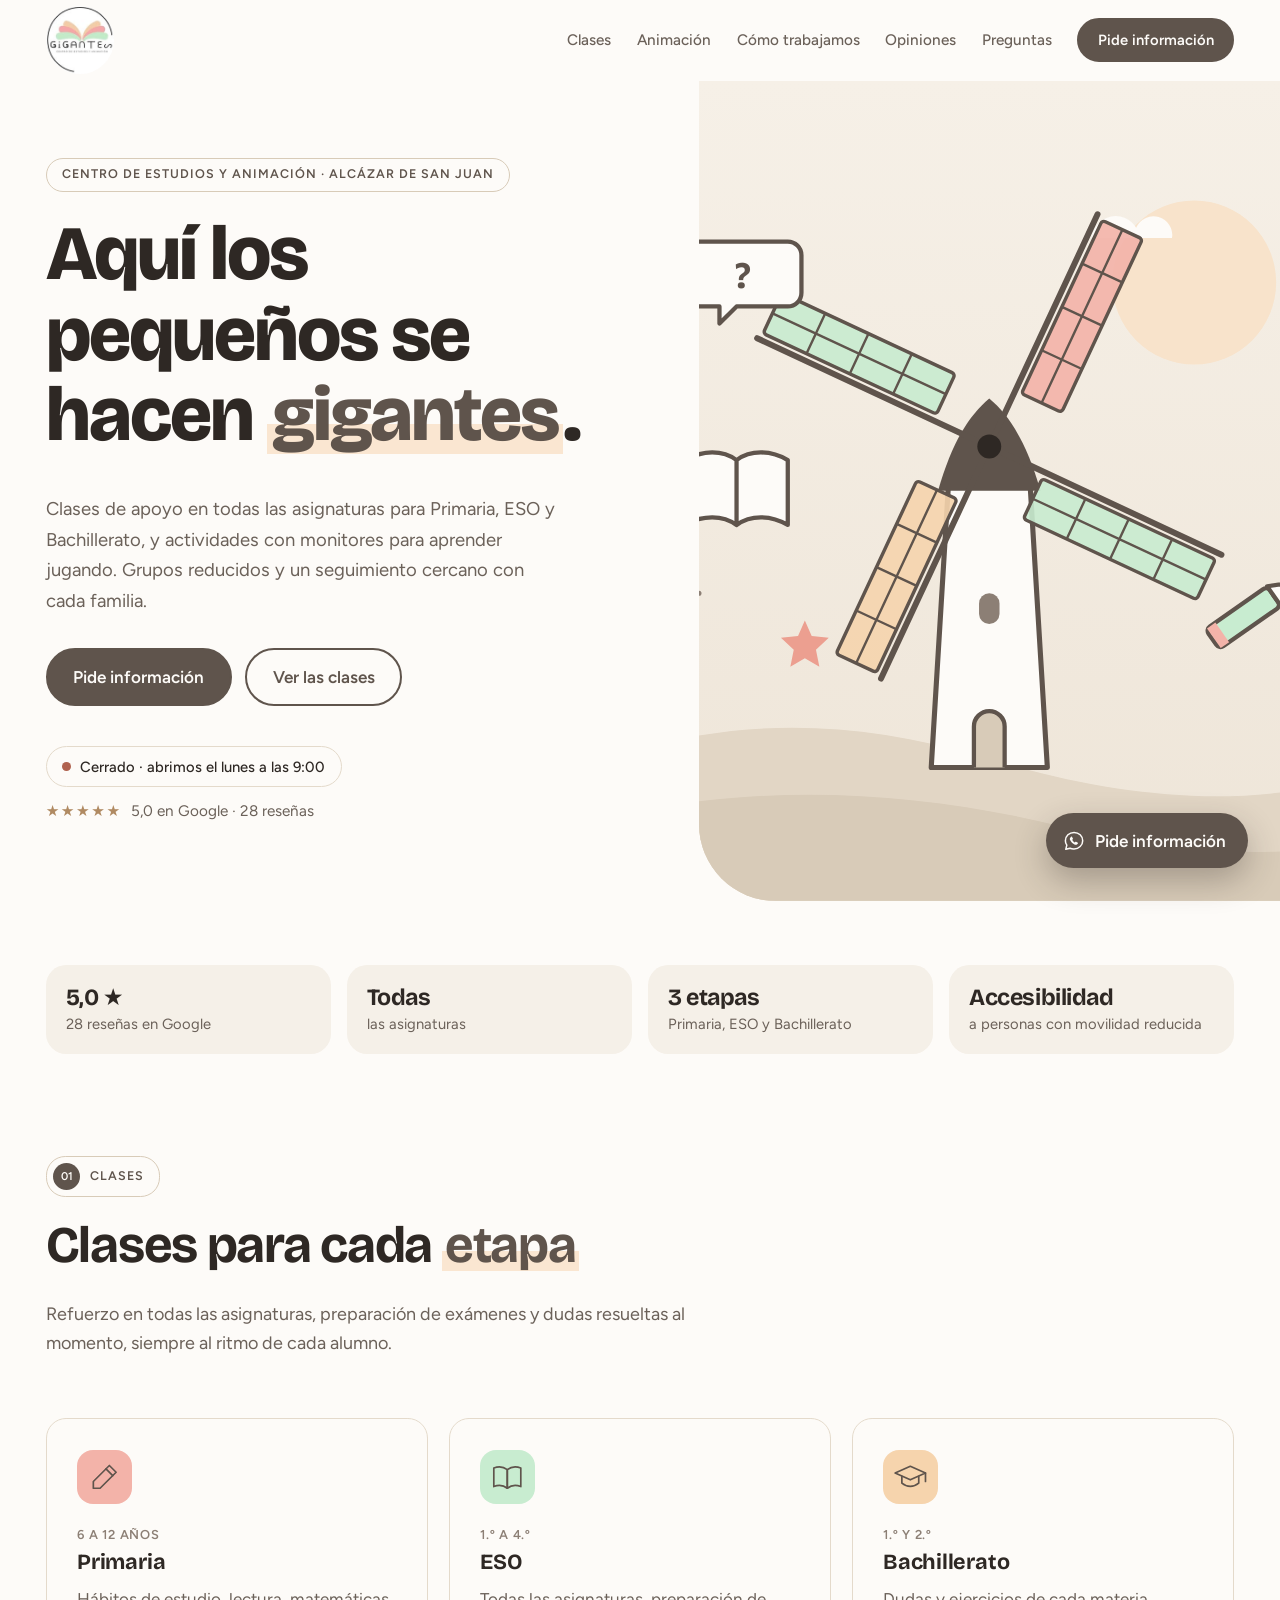
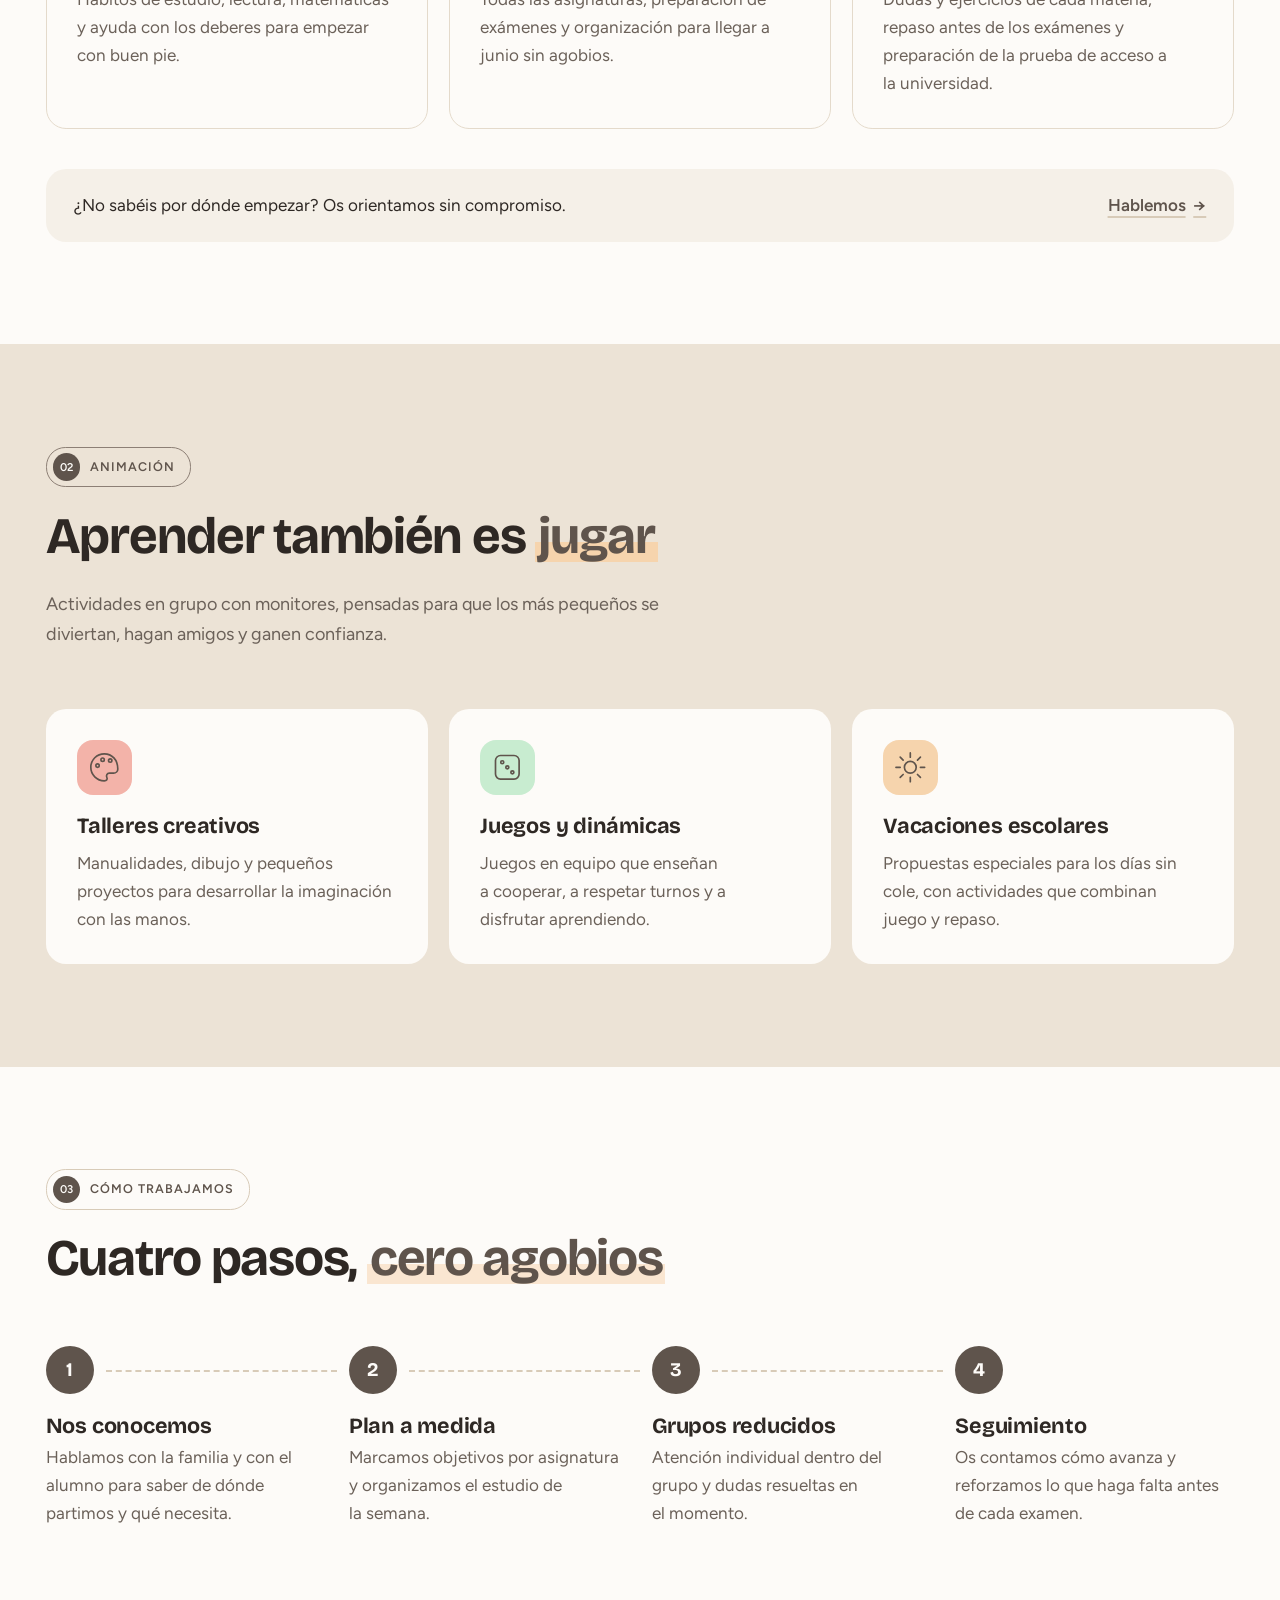
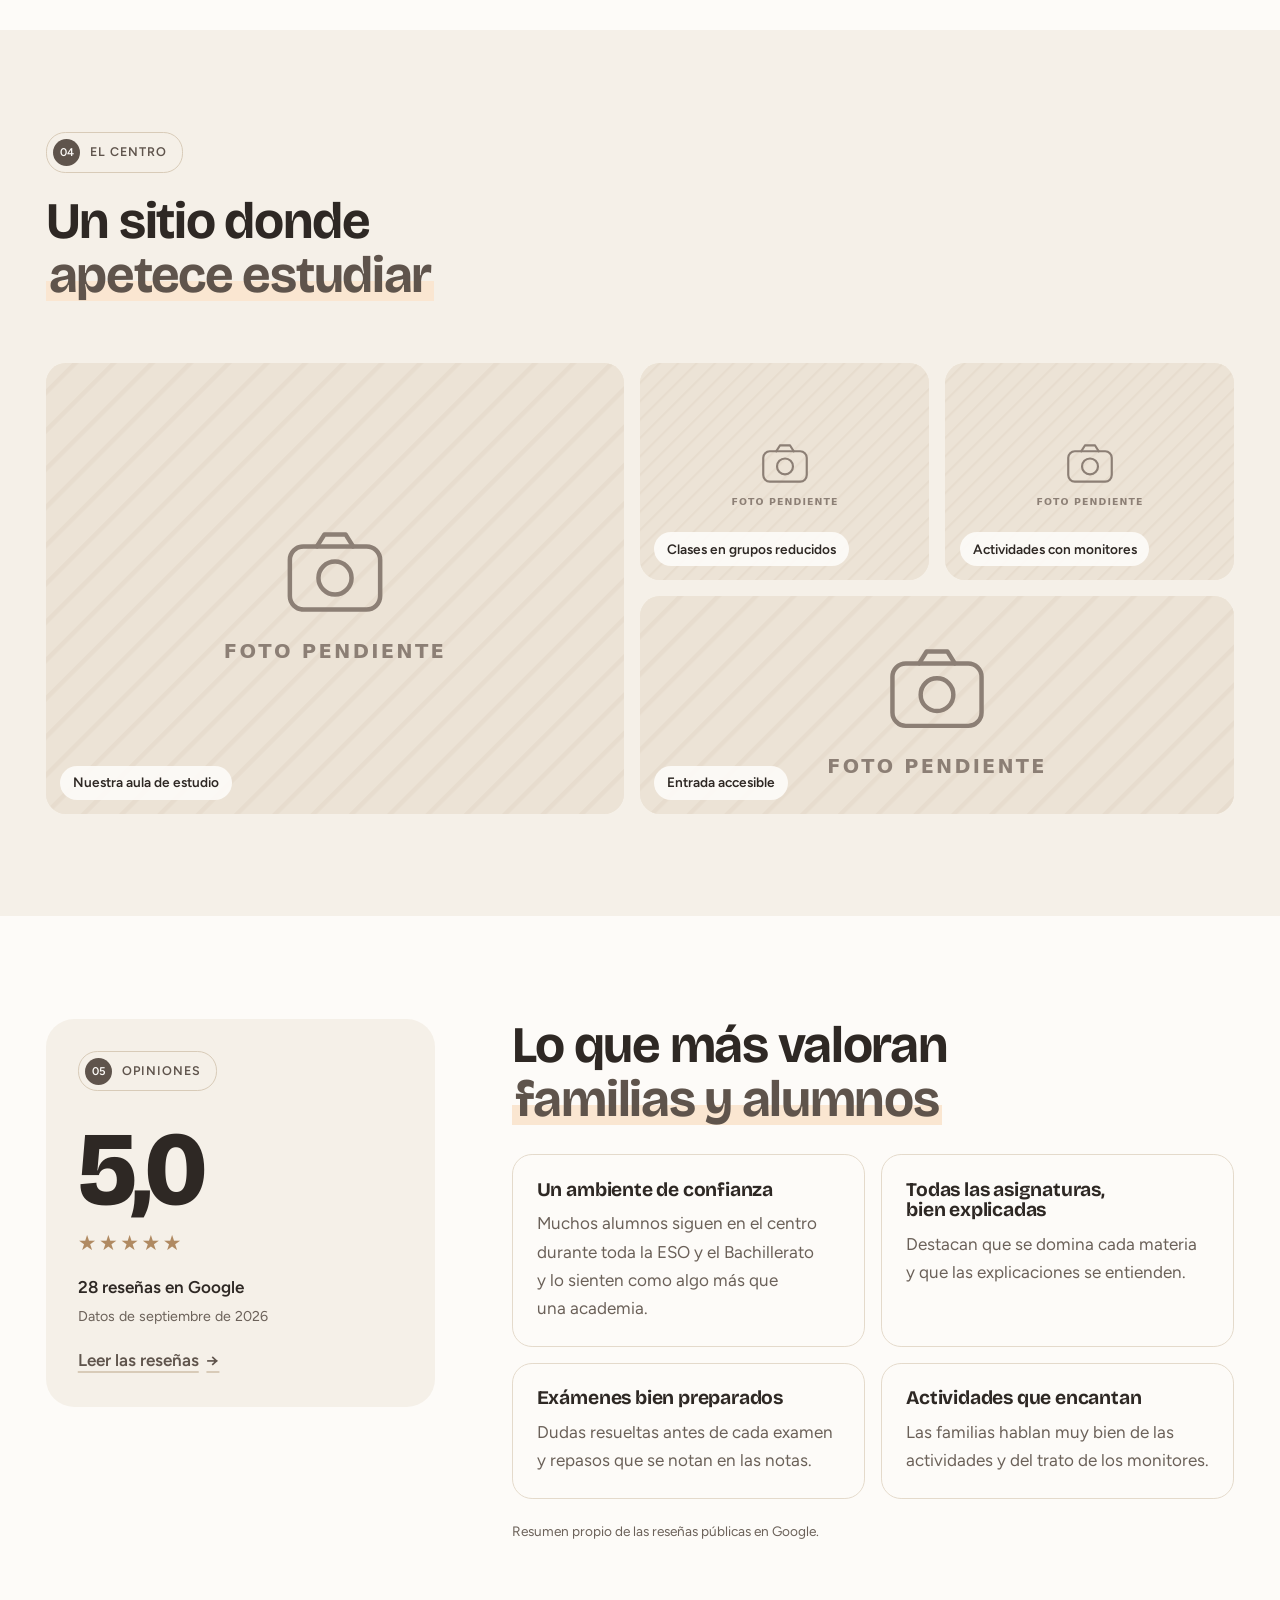
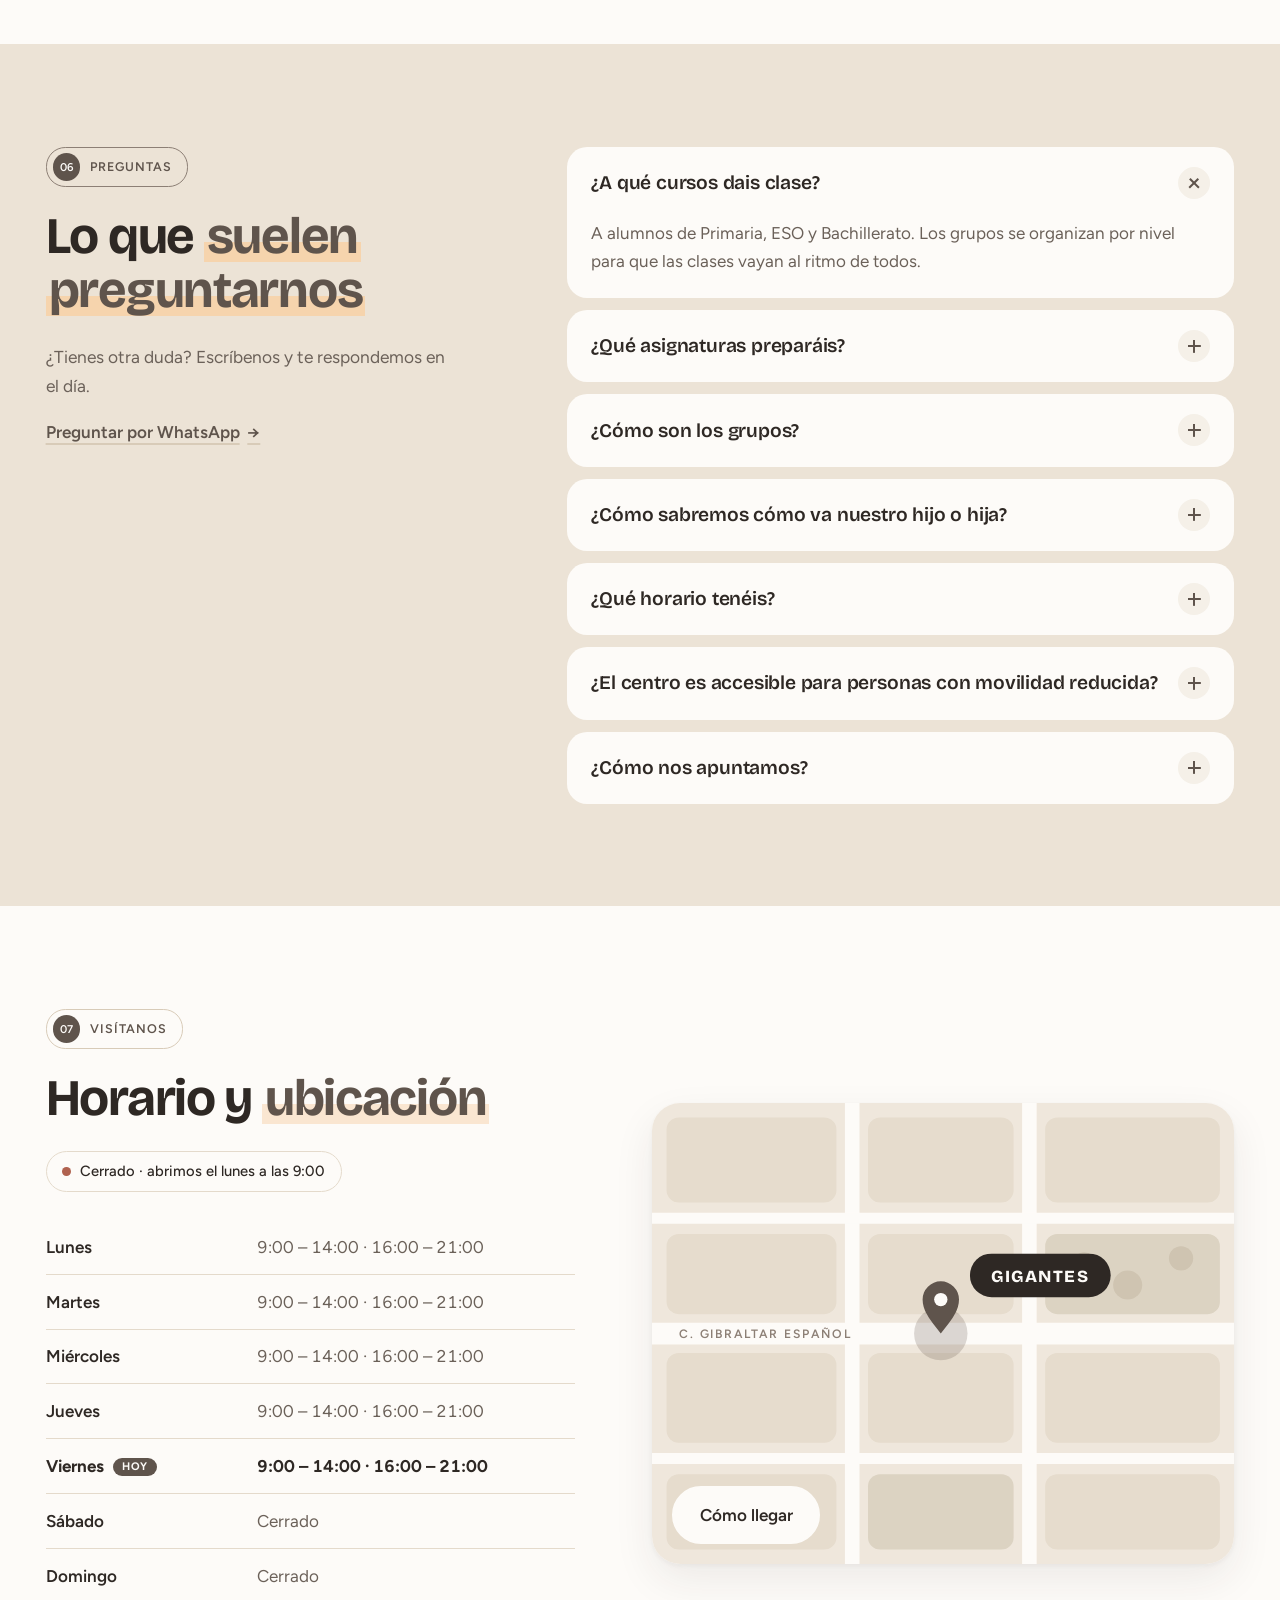
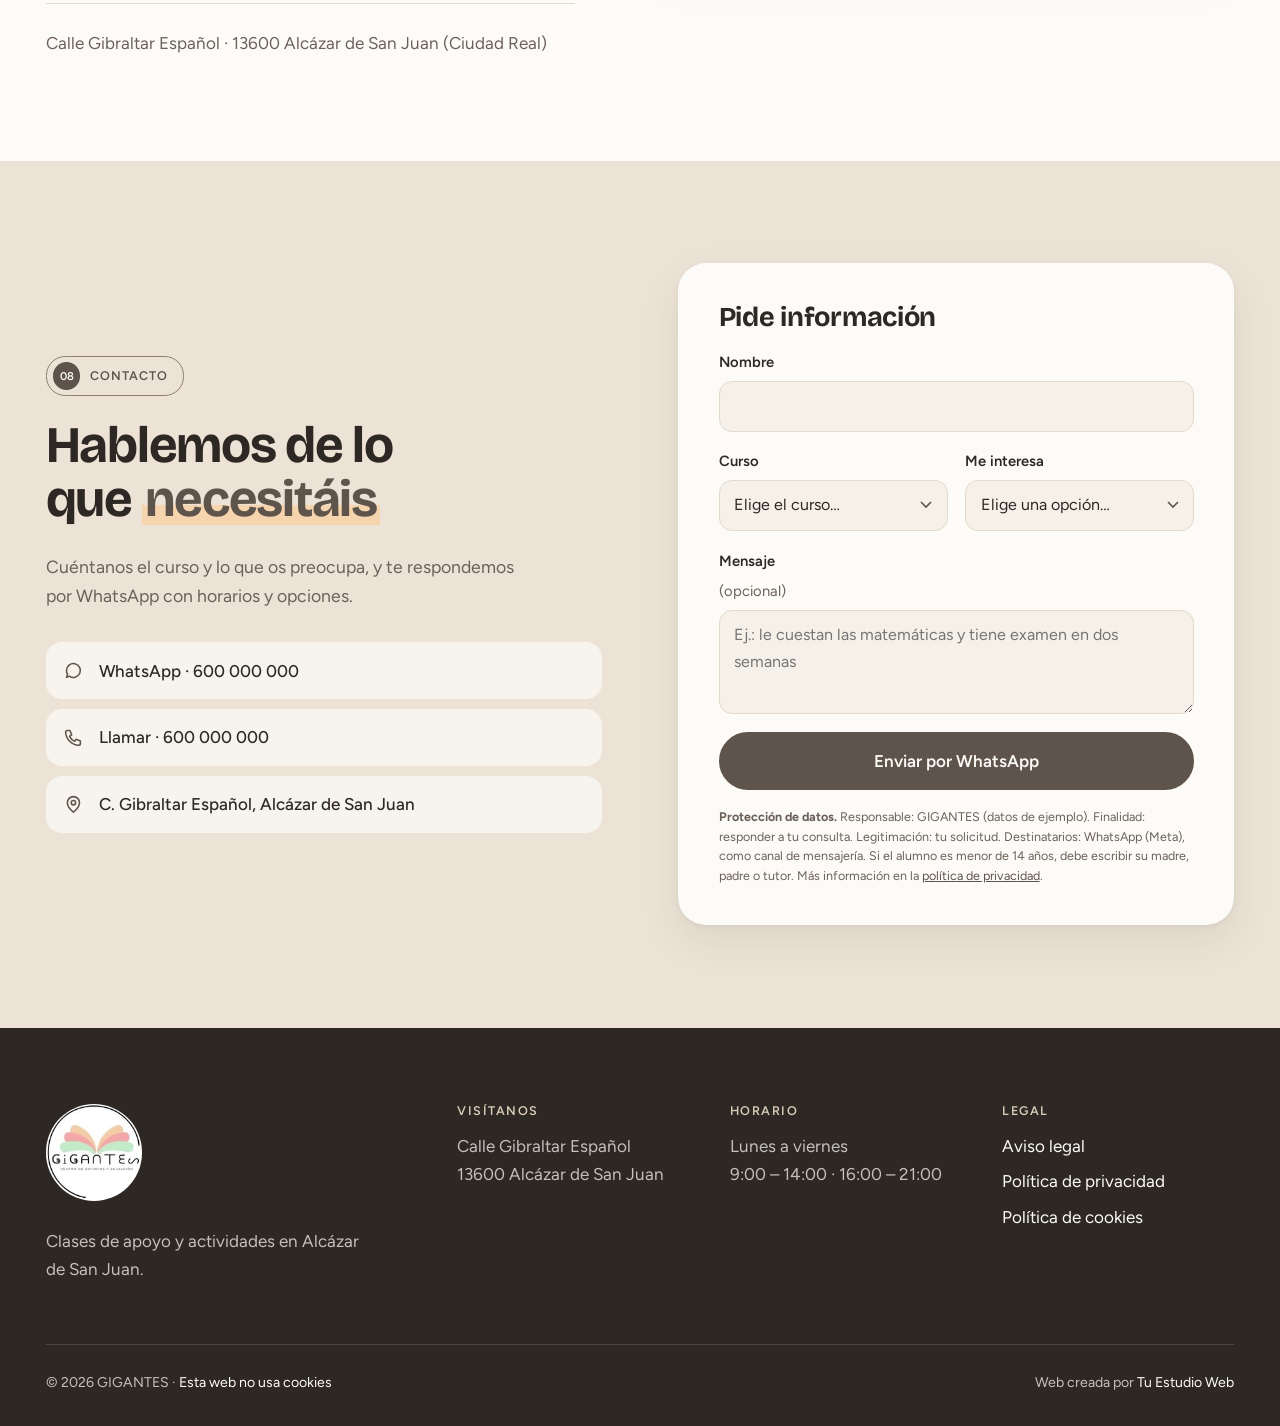
<file: index.html>
<!doctype html>
<html lang="es">
<head>
  <meta charset="utf-8">
  <meta name="viewport" content="width=device-width, initial-scale=1">
  <title>GIGANTES · Centro de Estudios y Animación en Alcázar de San Juan</title>
  <meta name="description" content="Clases de apoyo para Primaria, ESO y Bachillerato en todas las asignaturas y actividades con monitores en Alcázar de San Juan. Grupos reducidos y seguimiento con las familias.">
  <meta name="theme-color" content="#5f544c">
  <link rel="icon" href="img/favicon.png" type="image/png">

  <!--
    WEB DE PRÁCTICA: no publicar sin permiso del centro.
    Datos reales, tomados de su ficha pública de Google Maps (28/09/2026): nombre, dirección,
    horario, entrada accesible y valoración (5,0 · 28 reseñas).
    El teléfono y el WhatsApp son de ejemplo, para no escribir por error al centro mientras practicas.
    Lo marcado «a confirmar» son supuestos que habría que validar con el centro.
  -->

  <meta property="og:type" content="website">
  <meta property="og:locale" content="es_ES">
  <meta property="og:title" content="GIGANTES · Centro de Estudios y Animación">
  <meta property="og:description" content="Aquí los pequeños se hacen gigantes. Clases de apoyo y actividades en Alcázar de San Juan.">

  <link rel="preconnect" href="https://fonts.googleapis.com">
  <link rel="preconnect" href="https://fonts.gstatic.com" crossorigin>
  <link rel="stylesheet" href="https://fonts.googleapis.com/css2?family=Bricolage+Grotesque:opsz,wght@12..96,500..800&amp;family=Figtree:wght@400..700&amp;display=swap">
  <link rel="stylesheet" href="styles.css">
  <script>document.documentElement.classList.add('js');</script>
  <script src="script.js" defer></script>

  <!-- Ficha del negocio para Google (datos estructurados) -->
  <script type="application/ld+json">
  {
    "@context": "https://schema.org",
    "@type": ["LocalBusiness", "EducationalOrganization"],
    "name": "GIGANTES · Centro de Estudios y Animación",
    "description": "Clases de apoyo para Primaria, ESO y Bachillerato y actividades con monitores.",
    "telephone": "+34600000000",
    "address": {
      "@type": "PostalAddress",
      "streetAddress": "Calle Gibraltar Español",
      "postalCode": "13600",
      "addressLocality": "Alcázar de San Juan",
      "addressRegion": "Ciudad Real",
      "addressCountry": "ES"
    },
    "geo": { "@type": "GeoCoordinates", "latitude": 39.3902966, "longitude": -3.1978651 },
    "openingHoursSpecification": [
      { "@type": "OpeningHoursSpecification", "dayOfWeek": ["Monday", "Tuesday", "Wednesday", "Thursday", "Friday"], "opens": "09:00", "closes": "14:00" },
      { "@type": "OpeningHoursSpecification", "dayOfWeek": ["Monday", "Tuesday", "Wednesday", "Thursday", "Friday"], "opens": "16:00", "closes": "21:00" }
    ]
  }
  </script>
</head>
<body>
  <a class="saltar" href="#contenido">Saltar al contenido</a>

  <header class="cabecera">
    <div class="contenedor cabecera-fila">
      <a class="logo" href="#inicio">
        <img class="logo-imagen" src="img/logo-gigantes.jpg" alt="GIGANTES, Centro de Estudios y Animación" width="150" height="150">
      </a>
      <button class="menu-boton" type="button" aria-expanded="false" aria-controls="menu" aria-label="Abrir menú">
        <span></span><span></span>
      </button>
      <nav class="menu" id="menu" aria-label="Principal">
        <a href="#clases">Clases</a>
        <a href="#animacion">Animación</a>
        <a href="#metodo">Cómo trabajamos</a>
        <a href="#opiniones">Opiniones</a>
        <a href="#preguntas">Preguntas</a>
        <a class="boton boton-pequeno" href="#contacto">Pide información</a>
      </nav>
    </div>
  </header>

  <main id="contenido">

    <!-- ===== Portada: texto a la izquierda e ilustración hasta el borde derecho ===== -->
    <section class="hero" id="inicio">
      <div class="hero-texto">
        <p class="etiqueta-seccion">Centro de estudios y animación · Alcázar de San Juan</p>
        <h1>Aquí los pequeños se hacen <em>gigantes</em>.</h1>
        <p class="entradilla">Clases de apoyo en todas las asignaturas para Primaria, ESO y Bachillerato, y actividades con monitores para aprender jugando. Grupos reducidos y un seguimiento cercano con cada familia.</p>
        <div class="acciones">
          <a class="boton" href="#contacto">Pide información</a>
          <a class="boton boton-secundario" href="#clases">Ver las clases</a>
        </div>
        <div class="hero-pie">
          <p class="estado" data-estado>
            <span class="estado-punto" aria-hidden="true"></span>
            <span class="estado-texto">De lunes a viernes, mañana y tarde</span>
          </p>
          <p class="valoracion"><span aria-hidden="true">★★★★★</span> 5,0 en Google · 28 reseñas</p>
        </div>
      </div>

      <!-- Los «gigantes» de La Mancha: un molino con las aspas girando despacio -->
      <div class="hero-visual" aria-hidden="true">
        <svg class="paisaje" viewBox="0 0 480 480" preserveAspectRatio="xMidYMax slice">
          <defs>
            <g id="aspa">
              <path d="M0 0V-150" stroke="#5f544c" stroke-width="3.5" stroke-linecap="round"/>
              <rect x="4" y="-148" width="26" height="112" rx="2" fill="currentColor" fill-opacity=".9" stroke="#5f544c" stroke-width="2"/>
              <path d="M4 -120h26M4 -92h26M4 -64h26M17 -148v112" fill="none" stroke="#5f544c" stroke-width="1.4"/>
            </g>
          </defs>
          <circle cx="360" cy="118" r="48" fill="#f8e3cb"/>
          <path d="M300 92a14 14 0 0 1 26-6 11 11 0 0 1 21 6z" fill="#fdfbf8"/>
          <path d="M0 404c70-30 150-34 236-8s170 34 244 2v82H0z" fill="#e2d6c5"/>
          <path d="M206 402 216 238h48l10 164z" fill="#fdfbf8" stroke="#5f544c" stroke-width="3" stroke-linejoin="round"/>
          <path d="M231 402v-24a9 9 0 0 1 18 0v24" fill="#d8cbb8" stroke="#5f544c" stroke-width="2.5"/>
          <rect x="234" y="300" width="12" height="18" rx="6" fill="#8c7f75"/>
          <path d="M210 240c8-28 18-44 30-54 12 10 22 26 30 54z" fill="#5f544c"/>
          <g class="aspas">
            <!-- Cada aspa con un color del abanico del logo -->
            <use href="#aspa" color="#f3b3a9" transform="translate(240 214) rotate(25)"/>
            <use href="#aspa" color="#c8ecd0" transform="translate(240 214) rotate(115)"/>
            <use href="#aspa" color="#f6d4ad" transform="translate(240 214) rotate(205)"/>
            <use href="#aspa" color="#c8ecd0" transform="translate(240 214) rotate(295)"/>
          </g>
          <circle cx="240" cy="214" r="7" fill="#2e2824"/>
          <path d="M0 436c90-26 190-22 280 0s150 18 200 4v40H0z" fill="#d8cbb8"/>
          <g class="flota" transform="translate(96 112)">
            <path d="M-26-18h52a8 8 0 0 1 8 8v22a8 8 0 0 1-8 8H-4l-10 10V20h-12a8 8 0 0 1-8-8v-22a8 8 0 0 1 8-8z" fill="#fdfbf8" stroke="#5f544c" stroke-width="2.5" stroke-linejoin="round"/>
            <text y="9" text-anchor="middle" font-size="22" font-weight="700" fill="#5f544c">?</text>
          </g>
          <g class="flota flota-2" transform="translate(92 236)">
            <path d="M-30-14c10-6 22-6 30 0v38c-8-6-20-6-30 0zM0-14c8-6 20-6 30 0v38c-10-6-22-6-30 0z" fill="#fdfbf8" stroke="#5f544c" stroke-width="2.5" stroke-linejoin="round"/>
          </g>
          <g class="flota flota-3" transform="translate(392 312) rotate(-35)">
            <rect x="-26" y="-7" width="44" height="14" rx="3" fill="#c8ecd0" stroke="#5f544c" stroke-width="2.5"/>
            <path d="M18-7l14 7-14 7z" fill="#fdfbf8" stroke="#5f544c" stroke-width="2.5" stroke-linejoin="round"/>
            <path d="M-22-7v14" stroke="#f3b3a9" stroke-width="6"/>
          </g>
          <path class="flota flota-4" transform="translate(132 330)" d="M0-14l4 9 10 1-7.5 7 2 10L0 8l-8.5 5 2-10-7.5-7 10-1z" fill="#ec9f90"/>
          <path class="flota flota-2" d="M60 290v20M50 300h20" stroke="#8c7f75" stroke-width="3" stroke-linecap="round"/>
        </svg>
      </div>
    </section>

    <!-- Datos rápidos -->
    <ul class="contenedor datos" aria-label="GIGANTES en cifras">
      <li><strong>5,0 ★</strong> 28 reseñas en Google</li>
      <li><strong>Todas</strong> las asignaturas</li>
      <li><strong>3 etapas</strong> Primaria, ESO y Bachillerato</li>
      <li><strong>Accesibilidad</strong> a personas con movilidad reducida</li>
    </ul>

    <!-- ===== 01 · Clases ===== -->
    <section class="seccion" id="clases">
      <div class="contenedor">
        <header class="seccion-cabecera revelar">
          <p class="etiqueta-seccion"><span class="numero">01</span> Clases</p>
          <h2>Clases para cada <em>etapa</em></h2>
          <p>Refuerzo en todas las asignaturas, preparación de exámenes y dudas resueltas al momento, siempre al ritmo de cada alumno.</p>
        </header>
        <ul class="tarjetas">
          <!-- Primaria: a confirmar con el centro -->
          <li class="tarjeta revelar">
            <svg class="tarjeta-icono" viewBox="0 0 40 40" aria-hidden="true"><path d="M26 6l8 8-19 19H7v-8z"/><path d="M22 10l8 8"/></svg>
            <p class="tarjeta-etiqueta">6 a 12 años</p>
            <h3>Primaria</h3>
            <p>Hábitos de estudio, lectura, matemáticas y ayuda con los deberes para empezar con buen pie.</p>
          </li>
          <li class="tarjeta revelar">
            <svg class="tarjeta-icono" viewBox="0 0 40 40" aria-hidden="true"><path d="M4 9c5-2 11-2 16 2v22c-5-4-11-4-16-2z"/><path d="M36 9c-5-2-11-2-16 2v22c5-4 11-4 16-2z"/></svg>
            <p class="tarjeta-etiqueta">1.º a 4.º</p>
            <h3>ESO</h3>
            <p>Todas las asignaturas, preparación de exámenes y organización para llegar a junio sin agobios.</p>
          </li>
          <li class="tarjeta revelar">
            <svg class="tarjeta-icono" viewBox="0 0 40 40" aria-hidden="true"><path d="M2 15l18-8 18 8-18 8z"/><path d="M10 19v8c6 5 14 5 20 0v-8"/><path d="M38 15v10"/></svg>
            <p class="tarjeta-etiqueta">1.º y 2.º</p>
            <h3>Bachillerato</h3>
            <p>Dudas y ejercicios de cada materia, repaso antes de los exámenes y preparación de la prueba de acceso a la universidad.</p>
          </li>
        </ul>
        <p class="nota-seccion revelar">¿No sabéis por dónde empezar? Os orientamos sin compromiso. <a class="enlace-flecha" href="#contacto">Hablemos</a></p>
      </div>
    </section>

    <!-- ===== 02 · Animación (actividades a confirmar con el centro) ===== -->
    <section class="seccion seccion-beige" id="animacion">
      <div class="contenedor">
        <header class="seccion-cabecera revelar">
          <p class="etiqueta-seccion"><span class="numero">02</span> Animación</p>
          <h2>Aprender también es <em>jugar</em></h2>
          <p>Actividades en grupo con monitores, pensadas para que los más pequeños se diviertan, hagan amigos y ganen confianza.</p>
        </header>
        <ul class="tarjetas">
          <li class="tarjeta revelar">
            <svg class="tarjeta-icono" viewBox="0 0 40 40" aria-hidden="true"><path d="M20 4a16 16 0 1 0 0 32c3 0 4-2 3-4s0-5 3-5h5a5 5 0 0 0 5-5C36 11 29 4 20 4z"/><circle cx="12" cy="18" r="2"/><circle cx="18" cy="11" r="2"/><circle cx="27" cy="12" r="2"/></svg>
            <h3>Talleres creativos</h3>
            <p>Manualidades, dibujo y pequeños proyectos para desarrollar la imaginación con las manos.</p>
          </li>
          <li class="tarjeta revelar">
            <svg class="tarjeta-icono" viewBox="0 0 40 40" aria-hidden="true"><rect x="6" y="6" width="28" height="28" rx="6"/><circle cx="14" cy="14" r="1.8"/><circle cx="20" cy="20" r="1.8"/><circle cx="26" cy="26" r="1.8"/></svg>
            <h3>Juegos y dinámicas</h3>
            <p>Juegos en equipo que enseñan a cooperar, a respetar turnos y a disfrutar aprendiendo.</p>
          </li>
          <li class="tarjeta revelar">
            <svg class="tarjeta-icono" viewBox="0 0 40 40" aria-hidden="true"><circle cx="20" cy="20" r="7"/><path d="M20 3v5M20 32v5M3 20h5M32 20h5M8 8l3.5 3.5M28.5 28.5 32 32M8 32l3.5-3.5M28.5 11.5 32 8"/></svg>
            <h3>Vacaciones escolares</h3>
            <p>Propuestas especiales para los días sin cole, con actividades que combinan juego y repaso.</p>
          </li>
        </ul>
      </div>
    </section>

    <!-- ===== 03 · Cómo trabajamos ===== -->
    <section class="seccion" id="metodo">
      <div class="contenedor">
        <header class="seccion-cabecera revelar">
          <p class="etiqueta-seccion"><span class="numero">03</span> Cómo trabajamos</p>
          <h2>Cuatro pasos, <em>cero agobios</em></h2>
        </header>
        <ol class="pasos">
          <li class="revelar"><h3>Nos conocemos</h3><p>Hablamos con la familia y con el alumno para saber de dónde partimos y qué necesita.</p></li>
          <li class="revelar"><h3>Plan a medida</h3><p>Marcamos objetivos por asignatura y organizamos el estudio de la semana.</p></li>
          <li class="revelar"><h3>Grupos reducidos</h3><p>Atención individual dentro del grupo y dudas resueltas en el momento.</p></li>
          <li class="revelar"><h3>Seguimiento</h3><p>Os contamos cómo avanza y reforzamos lo que haga falta antes de cada examen.</p></li>
        </ol>
      </div>
    </section>

    <!-- ===== 04 · El centro por dentro (sustituir por fotos reales del centro, con su permiso) ===== -->
    <section class="seccion seccion-hueso" id="centro">
      <div class="contenedor">
        <header class="seccion-cabecera revelar">
          <p class="etiqueta-seccion"><span class="numero">04</span> El centro</p>
          <h2>Un sitio donde <em>apetece estudiar</em></h2>
        </header>
        <div class="galeria revelar">
          <figure><img src="img/foto-pendiente.svg" alt="" width="400" height="300"><figcaption>Nuestra aula de estudio</figcaption></figure>
          <figure><img src="img/foto-pendiente.svg" alt="" width="400" height="300"><figcaption>Clases en grupos reducidos</figcaption></figure>
          <figure><img src="img/foto-pendiente.svg" alt="" width="400" height="300"><figcaption>Actividades con monitores</figcaption></figure>
          <figure><img src="img/foto-pendiente.svg" alt="" width="400" height="300"><figcaption>Entrada accesible</figcaption></figure>
        </div>
      </div>
    </section>

    <!-- ===== 05 · Opiniones: resumen propio de las reseñas públicas (sin copiarlas ni usar nombres) ===== -->
    <section class="seccion" id="opiniones">
      <div class="contenedor opiniones">
        <div class="nota-google revelar">
          <p class="etiqueta-seccion"><span class="numero">05</span> Opiniones</p>
          <p class="nota-cifra">5,0</p>
          <p class="estrellas"><span aria-hidden="true">★★★★★</span><span class="sr">5 de 5 estrellas</span></p>
          <p class="nota-texto">28 reseñas en Google<br><small>Datos de septiembre de 2026</small></p>
          <a class="enlace-flecha" href="https://www.google.com/maps/search/?api=1&amp;query=GIGANTES%20Centro%20de%20Estudios%20y%20Animaci%C3%B3n%20Alc%C3%A1zar%20de%20San%20Juan" target="_blank" rel="noopener">Leer las reseñas</a>
        </div>
        <div class="temas">
          <h2 class="revelar">Lo que más valoran <em>familias y alumnos</em></h2>
          <ul class="temas-lista">
            <li class="revelar"><h3>Un ambiente de confianza</h3><p>Muchos alumnos siguen en el centro durante toda la ESO y el Bachillerato y lo sienten como algo más que una academia.</p></li>
            <li class="revelar"><h3>Todas las asignaturas, bien explicadas</h3><p>Destacan que se domina cada materia y que las explicaciones se entienden.</p></li>
            <li class="revelar"><h3>Exámenes bien preparados</h3><p>Dudas resueltas antes de cada examen y repasos que se notan en las notas.</p></li>
            <li class="revelar"><h3>Actividades que encantan</h3><p>Las familias hablan muy bien de las actividades y del trato de los monitores.</p></li>
          </ul>
          <p class="temas-fuente revelar">Resumen propio de las reseñas públicas en Google.</p>
        </div>
      </div>
    </section>

    <!-- ===== 06 · Preguntas frecuentes (respuestas a confirmar con el centro) ===== -->
    <section class="seccion seccion-beige" id="preguntas">
      <div class="contenedor faq">
        <div class="faq-intro revelar">
          <p class="etiqueta-seccion"><span class="numero">06</span> Preguntas</p>
          <h2>Lo que <em>suelen preguntarnos</em></h2>
          <p>¿Tienes otra duda? Escríbenos y te respondemos en el día.</p>
          <a class="enlace-flecha" href="https://wa.me/34600000000" target="_blank" rel="noopener">Preguntar por WhatsApp</a>
        </div>
        <div class="faq-lista revelar">
          <details name="faq" open>
            <summary>¿A qué cursos dais clase?</summary>
            <div class="faq-respuesta"><p>A alumnos de Primaria, ESO y Bachillerato. Los grupos se organizan por nivel para que las clases vayan al ritmo de todos.</p></div>
          </details>
          <details name="faq">
            <summary>¿Qué asignaturas preparáis?</summary>
            <div class="faq-respuesta"><p>Todas las del curso: matemáticas, lengua, inglés, física y química, historia… Si necesitas reforzar una en concreto, te contamos cómo la trabajamos.</p></div>
          </details>
          <details name="faq">
            <summary>¿Cómo son los grupos?</summary>
            <div class="faq-respuesta"><p>Reducidos, para que cada alumno tenga atención individual y pueda preguntar sus dudas con confianza.</p></div>
          </details>
          <details name="faq">
            <summary>¿Cómo sabremos cómo va nuestro hijo o hija?</summary>
            <div class="faq-respuesta"><p>Mantenemos el contacto con las familias y, antes de cada evaluación, os contamos cómo va y qué conviene reforzar.</p></div>
          </details>
          <details name="faq">
            <summary>¿Qué horario tenéis?</summary>
            <div class="faq-respuesta"><p>De lunes a viernes, de 9:00 a 14:00 y de 16:00 a 21:00. Los fines de semana el centro está cerrado.</p></div>
          </details>
          <details name="faq">
            <summary>¿El centro es accesible para personas con movilidad reducida?</summary>
            <div class="faq-respuesta"><p>Sí, la entrada es accesible para personas en silla de ruedas.</p></div>
          </details>
          <details name="faq">
            <summary>¿Cómo nos apuntamos?</summary>
            <div class="faq-respuesta"><p>Escríbenos por WhatsApp o llámanos, y quedamos para conoceros y ver qué necesitáis.</p></div>
          </details>
        </div>
      </div>
    </section>

    <!-- ===== 07 · Horario y ubicación (datos reales de su ficha de Google) ===== -->
    <section class="seccion" id="horario">
      <div class="contenedor horario-rejilla">
        <div class="revelar">
          <p class="etiqueta-seccion"><span class="numero">07</span> Visítanos</p>
          <h2>Horario y <em>ubicación</em></h2>
          <p class="estado" data-estado>
            <span class="estado-punto" aria-hidden="true"></span>
            <span class="estado-texto">De lunes a viernes, mañana y tarde</span>
          </p>
          <!-- data-horas lo usa el aviso de «Abierto ahora». Si cambia, actualiza también la ficha para Google del <head>. -->
          <table class="horario" data-zona-horaria="Europe/Madrid">
            <caption class="sr">Horario de apertura</caption>
            <tbody>
              <tr data-dia="1" data-horas="09:00-14:00,16:00-21:00"><th scope="row">Lunes</th><td><span>9:00 – 14:00</span> · <span>16:00 – 21:00</span></td></tr>
              <tr data-dia="2" data-horas="09:00-14:00,16:00-21:00"><th scope="row">Martes</th><td><span>9:00 – 14:00</span> · <span>16:00 – 21:00</span></td></tr>
              <tr data-dia="3" data-horas="09:00-14:00,16:00-21:00"><th scope="row">Miércoles</th><td><span>9:00 – 14:00</span> · <span>16:00 – 21:00</span></td></tr>
              <tr data-dia="4" data-horas="09:00-14:00,16:00-21:00"><th scope="row">Jueves</th><td><span>9:00 – 14:00</span> · <span>16:00 – 21:00</span></td></tr>
              <tr data-dia="5" data-horas="09:00-14:00,16:00-21:00"><th scope="row">Viernes</th><td><span>9:00 – 14:00</span> · <span>16:00 – 21:00</span></td></tr>
              <tr data-dia="6" data-horas=""><th scope="row">Sábado</th><td>Cerrado</td></tr>
              <tr data-dia="0" data-horas=""><th scope="row">Domingo</th><td>Cerrado</td></tr>
            </tbody>
          </table>
          <address>
            Calle Gibraltar Español · 13600 Alcázar de San Juan (Ciudad Real)<br>
          </address>
        </div>

        <div class="mapa revelar">
          <svg class="mapa-plano" viewBox="0 0 480 380" role="img" aria-label="Plano ilustrativo: GIGANTES está en la calle Gibraltar Español">
            <rect width="480" height="380" fill="#efe7dc"/>
            <g fill="#e6dccd">
              <rect x="12" y="12" width="140" height="70" rx="10"/>
              <rect x="178" y="12" width="120" height="70" rx="10"/>
              <rect x="324" y="12" width="144" height="70" rx="10"/>
              <rect x="12" y="108" width="140" height="66" rx="10"/>
              <rect x="178" y="108" width="120" height="66" rx="10"/>
              <rect x="12" y="206" width="140" height="74" rx="10"/>
              <rect x="178" y="206" width="120" height="74" rx="10"/>
              <rect x="324" y="206" width="144" height="74" rx="10"/>
              <rect x="12" y="306" width="140" height="62" rx="10"/>
              <rect x="324" y="306" width="144" height="62" rx="10"/>
            </g>
            <rect x="324" y="108" width="144" height="66" rx="10" fill="#dcd3c2"/>
            <g fill="#cfc4b1"><circle cx="356" cy="132" r="9"/><circle cx="392" cy="150" r="12"/><circle cx="436" cy="128" r="10"/></g>
            <rect x="178" y="306" width="120" height="62" rx="10" fill="#dcd3c2"/>
            <g fill="none" stroke="#fdfbf8" stroke-linecap="round">
              <path d="M-10 190H490" stroke-width="18"/>
              <path d="M165-10V390" stroke-width="12"/>
              <path d="M311-10V390" stroke-width="12"/>
              <path d="M-10 95H490" stroke-width="9"/>
              <path d="M-10 293H490" stroke-width="9"/>
            </g>
            <text x="22" y="194" fill="#8c7f75" font-size="10" font-weight="600" letter-spacing="1.6" font-family="Figtree, sans-serif">C. GIBRALTAR ESPAÑOL</text>
            <g transform="translate(238 190)">
              <circle class="pulso" r="22" fill="#5f544c" opacity=".22"/>
              <path d="M0 0c-6-8-15-17-15-28a15 15 0 0 1 30 0C15-17 6-8 0 0z" fill="#5f544c"/>
              <circle cy="-28" r="5.5" fill="#fdfbf8"/>
            </g>
            <g transform="translate(262 124)">
              <rect width="116" height="36" rx="18" fill="#2e2824"/>
              <text x="58" y="23.5" text-anchor="middle" fill="#fdfbf8" font-size="14" font-weight="800" letter-spacing="1.2" font-family="'Bricolage Grotesque', sans-serif">GIGANTES</text>
            </g>
          </svg>
          <a class="boton boton-claro" href="https://www.google.com/maps/dir/?api=1&amp;destination=39.3902966,-3.1978651" target="_blank" rel="noopener">Cómo llegar</a>
        </div>
      </div>
    </section>

    <!-- ===== 08 · Contacto ===== -->
    <section class="seccion seccion-beige" id="contacto">
      <div class="contenedor contacto">
        <div class="contacto-texto revelar">
          <p class="etiqueta-seccion"><span class="numero">08</span> Contacto</p>
          <h2>Hablemos de lo que <em>necesitáis</em></h2>
          <p>Cuéntanos el curso y lo que os preocupa, y te respondemos por WhatsApp con horarios y opciones.</p>
          <ul class="contacto-lista">
            <li><a href="https://wa.me/34600000000" target="_blank" rel="noopener">
              <svg viewBox="0 0 24 24" aria-hidden="true"><path d="M4 12a8 8 0 1 1 3.3 6.5L4 20l1.2-3.6A7.9 7.9 0 0 1 4 12z"/></svg>
              WhatsApp · 600 000 000</a></li>
            <li><a href="tel:+34600000000">
              <svg viewBox="0 0 24 24" aria-hidden="true"><path d="M5 4h3l2 5-2.5 1.5a11 11 0 0 0 6 6L15 14l5 2v3a2 2 0 0 1-2 2A16 16 0 0 1 3 6a2 2 0 0 1 2-2"/></svg>
              Llamar · 600 000 000</a></li>
            <li><a href="https://www.google.com/maps/dir/?api=1&amp;destination=39.3902966,-3.1978651" target="_blank" rel="noopener">
              <svg viewBox="0 0 24 24" aria-hidden="true"><path d="M12 21s-7-6.1-7-11a7 7 0 0 1 14 0c0 4.9-7 11-7 11z"/><circle cx="12" cy="10" r="2.5"/></svg>
              C. Gibraltar Español, Alcázar de San Juan</a></li>
          </ul>
        </div>

        <!-- No necesita servidor: el formulario prepara el mensaje y abre WhatsApp.
             Cada campo con data-etiqueta se añade al mensaje. -->
        <form class="formulario revelar" data-whatsapp="34600000000" data-saludo="¡Hola! Quería información sobre GIGANTES:">
          <h3>Pide información</h3>
          <label>Nombre
            <input name="nombre" autocomplete="name" data-etiqueta="Nombre" required>
          </label>
          <div class="formulario-fila">
            <label>Curso
              <select name="curso" data-etiqueta="Curso" required>
                <option value="">Elige el curso…</option>
                <optgroup label="Primaria"><option>1.º – 3.º de Primaria</option><option>4.º – 6.º de Primaria</option></optgroup>
                <optgroup label="ESO"><option>1.º – 2.º de ESO</option><option>3.º – 4.º de ESO</option></optgroup>
                <optgroup label="Bachillerato"><option>1.º de Bachillerato</option><option>2.º de Bachillerato</option></optgroup>
                <option>Otro</option>
              </select>
            </label>
            <label>Me interesa
              <select name="interes" data-etiqueta="Me interesa" required>
                <option value="">Elige una opción…</option>
                <option>Clases de apoyo</option>
                <option>Preparar exámenes</option>
                <option>Actividades de animación</option>
                <option>Otra consulta</option>
              </select>
            </label>
          </div>
          <label>Mensaje <span class="opcional">(opcional)</span>
            <textarea name="mensaje" rows="3" data-etiqueta="Mensaje" placeholder="Ej.: le cuestan las matemáticas y tiene examen en dos semanas"></textarea>
          </label>
          <button class="boton boton-ancho" type="submit">Enviar por WhatsApp</button>
          <p class="nota-legal"><strong>Protección de datos.</strong> Responsable: GIGANTES (datos de ejemplo). Finalidad: responder a tu consulta. Legitimación: tu solicitud. Destinatarios: WhatsApp (Meta), como canal de mensajería. Si el alumno es menor de 14 años, debe escribir su madre, padre o tutor. Más información en la <a href="privacidad.html">política de privacidad</a>.</p>
        </form>
      </div>
    </section>
  </main>

  <footer class="pie">
    <div class="contenedor pie-rejilla">
      <div class="pie-marca">
        <a class="logo" href="#inicio">
          <img class="logo-imagen" src="img/logo-gigantes.jpg" alt="GIGANTES, Centro de Estudios y Animación" width="150" height="150">
        </a>
        <p>Clases de apoyo y actividades en Alcázar de San Juan.</p>
      </div>
      <div>
        <h2 class="pie-titulo">Visítanos</h2>
        <p>Calle Gibraltar Español<br>13600 Alcázar de San Juan</p>
      </div>
      <div>
        <h2 class="pie-titulo">Horario</h2>
        <p>Lunes a viernes<br>9:00 – 14:00 · 16:00 – 21:00</p>
      </div>
      <div>
        <h2 class="pie-titulo">Legal</h2>
        <ul class="pie-enlaces">
          <li><a href="aviso-legal.html">Aviso legal</a></li>
          <li><a href="privacidad.html">Política de privacidad</a></li>
          <li><a href="cookies.html">Política de cookies</a></li>
        </ul>
      </div>
    </div>
    <div class="contenedor pie-legal">
      <p>© <span data-anio>2026</span> GIGANTES · <a href="cookies.html">Esta web no usa cookies</a></p>
      <p>Web creada por <a href="#">Tu Estudio Web</a></p>
    </div>
  </footer>

  <a class="boton-flotante" href="https://wa.me/34600000000" target="_blank" rel="noopener" aria-label="Pide información por WhatsApp" data-ocultar-en="#contacto">
    <svg viewBox="0 0 32 32" aria-hidden="true">
      <path fill="none" stroke="currentColor" stroke-width="2" stroke-linejoin="round" d="M16 4.5C9.6 4.5 4.5 9.4 4.5 15.5c0 2.2.7 4.3 1.9 6L5 27l5.6-1.5A11.8 11.8 0 0 0 16 26.5c6.4 0 11.5-4.9 11.5-11S22.4 4.5 16 4.5z"/>
      <path fill="currentColor" d="M12.2 10.2c.3-.3.8-.3 1 .1l1.3 2.3c.2.4.1.8-.2 1.1l-.8.7c.7 1.5 1.9 2.8 3.4 3.5l.7-.8c.3-.3.8-.4 1.1-.2l2.3 1.3c.4.2.4.7.1 1l-.9 1c-.8.8-2 1-3 .6-3-1.3-5.3-3.6-6.6-6.6-.4-1-.2-2.2.6-3z"/>
    </svg>
    <span>Pide información</span>
  </a>
</body>
</html>
</file>
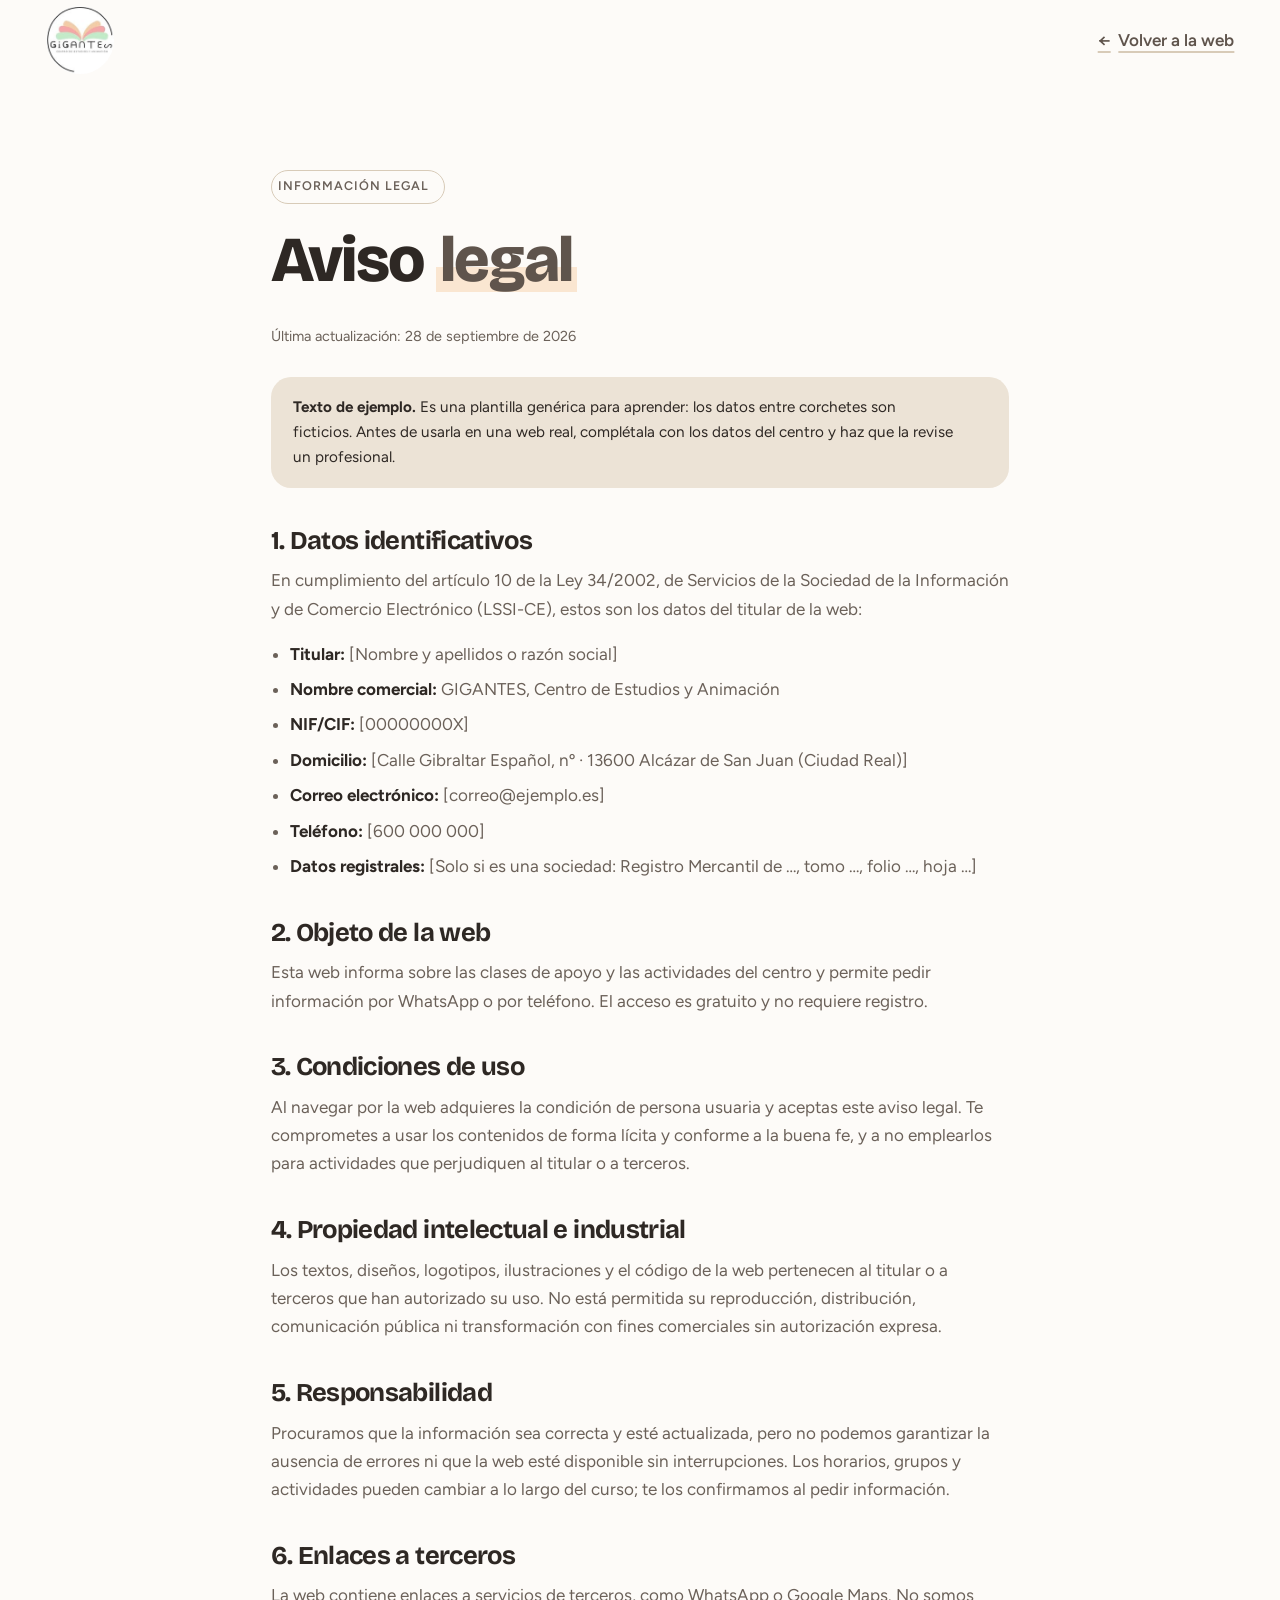
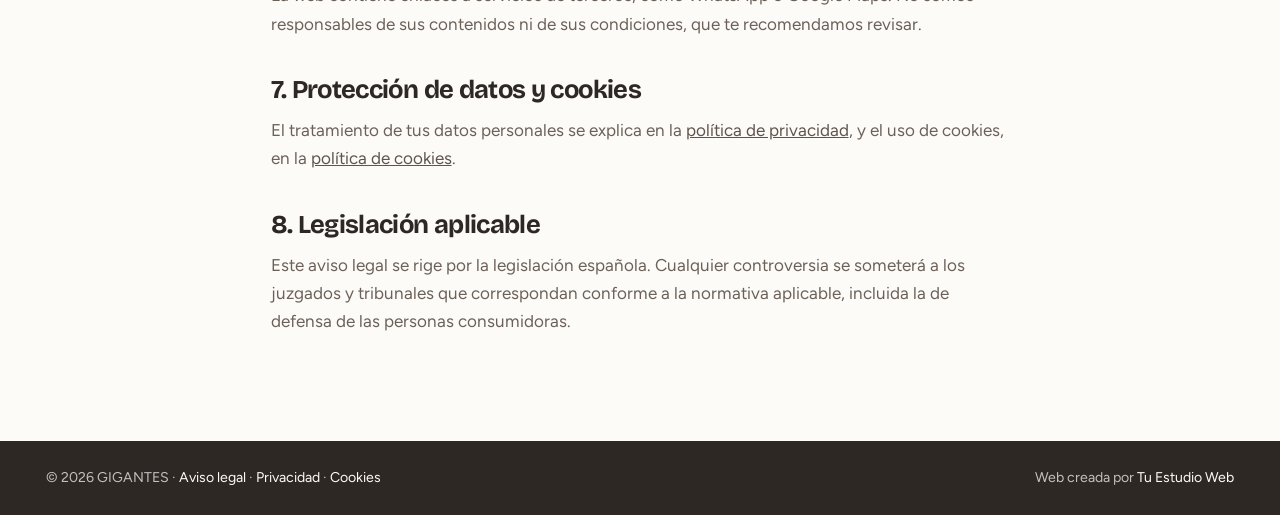
<file: aviso-legal.html>
<!doctype html>
<html lang="es">
<head>
  <meta charset="utf-8">
  <meta name="viewport" content="width=device-width, initial-scale=1">
  <title>Aviso legal · GIGANTES, Centro de Estudios y Animación</title>
  <meta name="robots" content="noindex">
  <meta name="theme-color" content="#5f544c">
  <link rel="icon" href="favicon.svg" type="image/svg+xml">
  <link rel="preconnect" href="https://fonts.googleapis.com">
  <link rel="preconnect" href="https://fonts.gstatic.com" crossorigin>
  <link rel="stylesheet" href="https://fonts.googleapis.com/css2?family=Bricolage+Grotesque:opsz,wght@12..96,500..800&amp;family=Figtree:wght@400..700&amp;display=swap">
  <link rel="stylesheet" href="styles.css">
  <script src="script.js" defer></script>
</head>
<body>
  <a class="saltar" href="#contenido">Saltar al contenido</a>

  <header class="cabecera">
    <div class="contenedor cabecera-fila">
      <a class="logo" href="index.html">
        <img class="logo-imagen" src="img/logo-gigantes.jpg" alt="GIGANTES, Centro de Estudios y Animación. Volver al inicio" width="150" height="150">
      </a>
      <a class="enlace-flecha enlace-volver" href="index.html">Volver a la web</a>
    </div>
  </header>

  <main class="legal contenedor-estrecho" id="contenido">
    <p class="etiqueta-seccion">Información legal</p>
    <h1>Aviso <em>legal</em></h1>
    <p class="legal-fecha">Última actualización: 28 de septiembre de 2026</p>

    <aside class="aviso-ejemplo">
      <p><strong>Texto de ejemplo.</strong> Es una plantilla genérica para aprender: los datos entre corchetes son ficticios. Antes de usarla en una web real, complétala con los datos del centro y haz que la revise un profesional.</p>
    </aside>

    <h2>1. Datos identificativos</h2>
    <p>En cumplimiento del artículo 10 de la Ley 34/2002, de Servicios de la Sociedad de la Información y de Comercio Electrónico (LSSI-CE), estos son los datos del titular de la web:</p>
    <ul>
      <li><strong>Titular:</strong> [Nombre y apellidos o razón social]</li>
      <li><strong>Nombre comercial:</strong> GIGANTES, Centro de Estudios y Animación</li>
      <li><strong>NIF/CIF:</strong> [00000000X]</li>
      <li><strong>Domicilio:</strong> [Calle Gibraltar Español, nº · 13600 Alcázar de San Juan (Ciudad Real)]</li>
      <li><strong>Correo electrónico:</strong> [correo@ejemplo.es]</li>
      <li><strong>Teléfono:</strong> [600 000 000]</li>
      <li><strong>Datos registrales:</strong> [Solo si es una sociedad: Registro Mercantil de …, tomo …, folio …, hoja …]</li>
    </ul>

    <h2>2. Objeto de la web</h2>
    <p>Esta web informa sobre las clases de apoyo y las actividades del centro y permite pedir información por WhatsApp o por teléfono. El acceso es gratuito y no requiere registro.</p>

    <h2>3. Condiciones de uso</h2>
    <p>Al navegar por la web adquieres la condición de persona usuaria y aceptas este aviso legal. Te comprometes a usar los contenidos de forma lícita y conforme a la buena fe, y a no emplearlos para actividades que perjudiquen al titular o a terceros.</p>

    <h2>4. Propiedad intelectual e industrial</h2>
    <p>Los textos, diseños, logotipos, ilustraciones y el código de la web pertenecen al titular o a terceros que han autorizado su uso. No está permitida su reproducción, distribución, comunicación pública ni transformación con fines comerciales sin autorización expresa.</p>

    <h2>5. Responsabilidad</h2>
    <p>Procuramos que la información sea correcta y esté actualizada, pero no podemos garantizar la ausencia de errores ni que la web esté disponible sin interrupciones. Los horarios, grupos y actividades pueden cambiar a lo largo del curso; te los confirmamos al pedir información.</p>

    <h2>6. Enlaces a terceros</h2>
    <p>La web contiene enlaces a servicios de terceros, como WhatsApp o Google Maps. No somos responsables de sus contenidos ni de sus condiciones, que te recomendamos revisar.</p>

    <h2>7. Protección de datos y cookies</h2>
    <p>El tratamiento de tus datos personales se explica en la <a href="privacidad.html">política de privacidad</a>, y el uso de cookies, en la <a href="cookies.html">política de cookies</a>.</p>

    <h2>8. Legislación aplicable</h2>
    <p>Este aviso legal se rige por la legislación española. Cualquier controversia se someterá a los juzgados y tribunales que correspondan conforme a la normativa aplicable, incluida la de defensa de las personas consumidoras.</p>
  </main>

  <footer class="pie pie-simple">
    <div class="contenedor pie-legal">
      <p>© <span data-anio>2026</span> GIGANTES · <a href="aviso-legal.html">Aviso legal</a> · <a href="privacidad.html">Privacidad</a> · <a href="cookies.html">Cookies</a></p>
      <p>Web creada por <a href="#">Tu Estudio Web</a></p>
    </div>
  </footer>
</body>
</html>
</file>
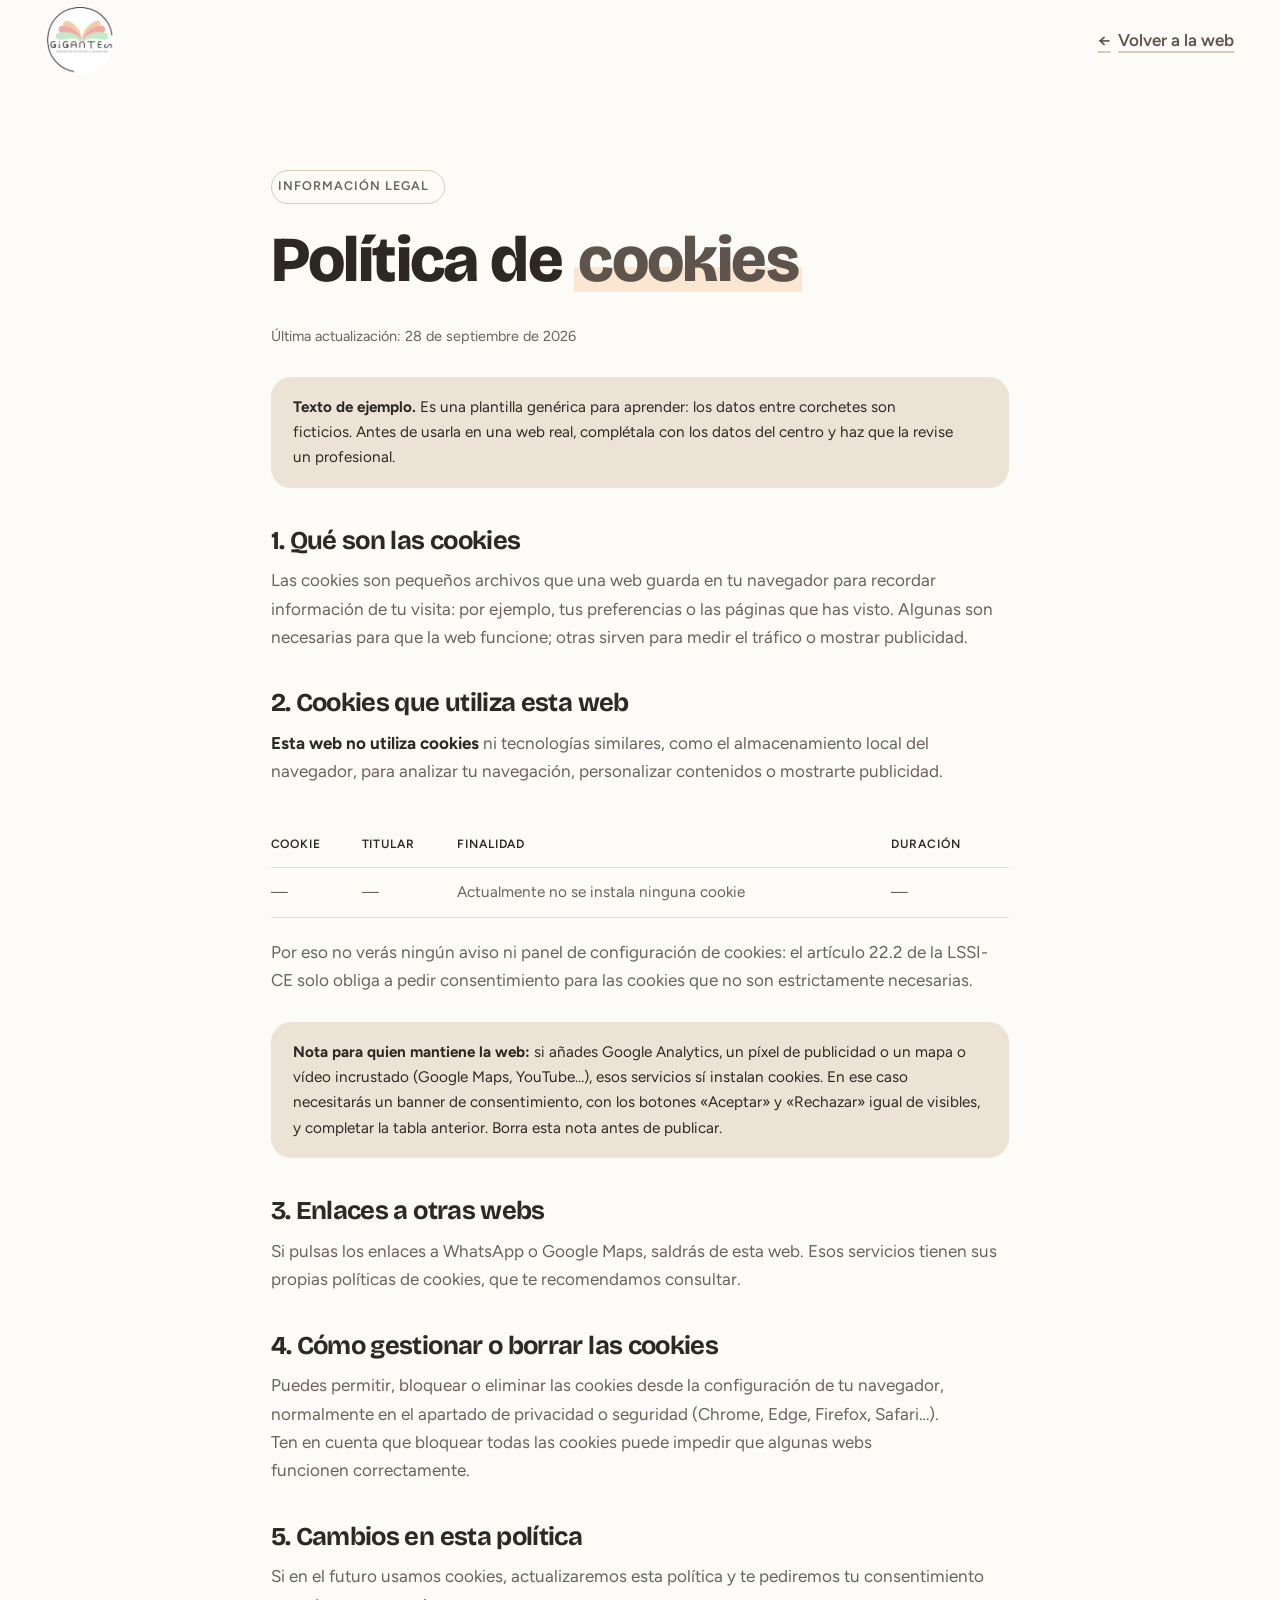
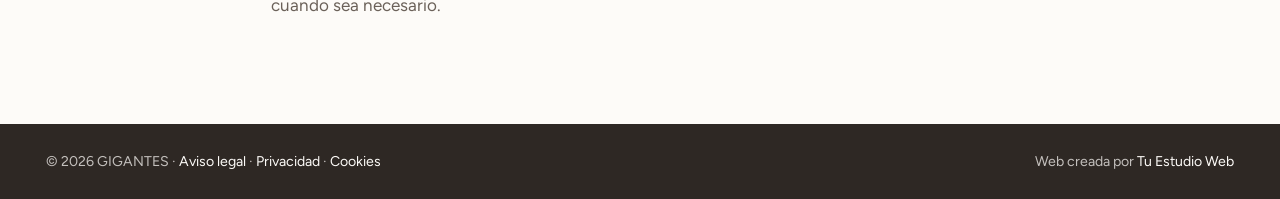
<file: cookies.html>
<!doctype html>
<html lang="es">
<head>
  <meta charset="utf-8">
  <meta name="viewport" content="width=device-width, initial-scale=1">
  <title>Política de cookies · GIGANTES, Centro de Estudios y Animación</title>
  <meta name="robots" content="noindex">
  <meta name="theme-color" content="#5f544c">
  <link rel="icon" href="favicon.svg" type="image/svg+xml">
  <link rel="preconnect" href="https://fonts.googleapis.com">
  <link rel="preconnect" href="https://fonts.gstatic.com" crossorigin>
  <link rel="stylesheet" href="https://fonts.googleapis.com/css2?family=Bricolage+Grotesque:opsz,wght@12..96,500..800&amp;family=Figtree:wght@400..700&amp;display=swap">
  <link rel="stylesheet" href="styles.css">
  <script src="script.js" defer></script>
</head>
<body>
  <a class="saltar" href="#contenido">Saltar al contenido</a>

  <header class="cabecera">
    <div class="contenedor cabecera-fila">
      <a class="logo" href="index.html">
        <img class="logo-imagen" src="img/logo-gigantes.jpg" alt="GIGANTES, Centro de Estudios y Animación. Volver al inicio" width="150" height="150">
      </a>
      <a class="enlace-flecha enlace-volver" href="index.html">Volver a la web</a>
    </div>
  </header>

  <main class="legal contenedor-estrecho" id="contenido">
    <p class="etiqueta-seccion">Información legal</p>
    <h1>Política de <em>cookies</em></h1>
    <p class="legal-fecha">Última actualización: 28 de septiembre de 2026</p>

    <aside class="aviso-ejemplo">
      <p><strong>Texto de ejemplo.</strong> Es una plantilla genérica para aprender: los datos entre corchetes son ficticios. Antes de usarla en una web real, complétala con los datos del centro y haz que la revise un profesional.</p>
    </aside>

    <h2>1. Qué son las cookies</h2>
    <p>Las cookies son pequeños archivos que una web guarda en tu navegador para recordar información de tu visita: por ejemplo, tus preferencias o las páginas que has visto. Algunas son necesarias para que la web funcione; otras sirven para medir el tráfico o mostrar publicidad.</p>

    <h2>2. Cookies que utiliza esta web</h2>
    <p><strong>Esta web no utiliza cookies</strong> ni tecnologías similares, como el almacenamiento local del navegador, para analizar tu navegación, personalizar contenidos o mostrarte publicidad.</p>
    <div class="tabla-scroll">
      <table class="tabla-legal">
        <thead>
          <tr><th scope="col">Cookie</th><th scope="col">Titular</th><th scope="col">Finalidad</th><th scope="col">Duración</th></tr>
        </thead>
        <tbody>
          <tr><td>—</td><td>—</td><td>Actualmente no se instala ninguna cookie</td><td>—</td></tr>
        </tbody>
      </table>
    </div>
    <p>Por eso no verás ningún aviso ni panel de configuración de cookies: el artículo 22.2 de la LSSI-CE solo obliga a pedir consentimiento para las cookies que no son estrictamente necesarias.</p>

    <aside class="aviso-ejemplo">
      <p><strong>Nota para quien mantiene la web:</strong> si añades Google Analytics, un píxel de publicidad o un mapa o vídeo incrustado (Google Maps, YouTube…), esos servicios sí instalan cookies. En ese caso necesitarás un banner de consentimiento, con los botones «Aceptar» y «Rechazar» igual de visibles, y completar la tabla anterior. Borra esta nota antes de publicar.</p>
    </aside>

    <h2>3. Enlaces a otras webs</h2>
    <p>Si pulsas los enlaces a WhatsApp o Google Maps, saldrás de esta web. Esos servicios tienen sus propias políticas de cookies, que te recomendamos consultar.</p>

    <h2>4. Cómo gestionar o borrar las cookies</h2>
    <p>Puedes permitir, bloquear o eliminar las cookies desde la configuración de tu navegador, normalmente en el apartado de privacidad o seguridad (Chrome, Edge, Firefox, Safari…). Ten en cuenta que bloquear todas las cookies puede impedir que algunas webs funcionen correctamente.</p>

    <h2>5. Cambios en esta política</h2>
    <p>Si en el futuro usamos cookies, actualizaremos esta política y te pediremos tu consentimiento cuando sea necesario.</p>
  </main>

  <footer class="pie pie-simple">
    <div class="contenedor pie-legal">
      <p>© <span data-anio>2026</span> GIGANTES · <a href="aviso-legal.html">Aviso legal</a> · <a href="privacidad.html">Privacidad</a> · <a href="cookies.html">Cookies</a></p>
      <p>Web creada por <a href="#">Tu Estudio Web</a></p>
    </div>
  </footer>
</body>
</html>
</file>
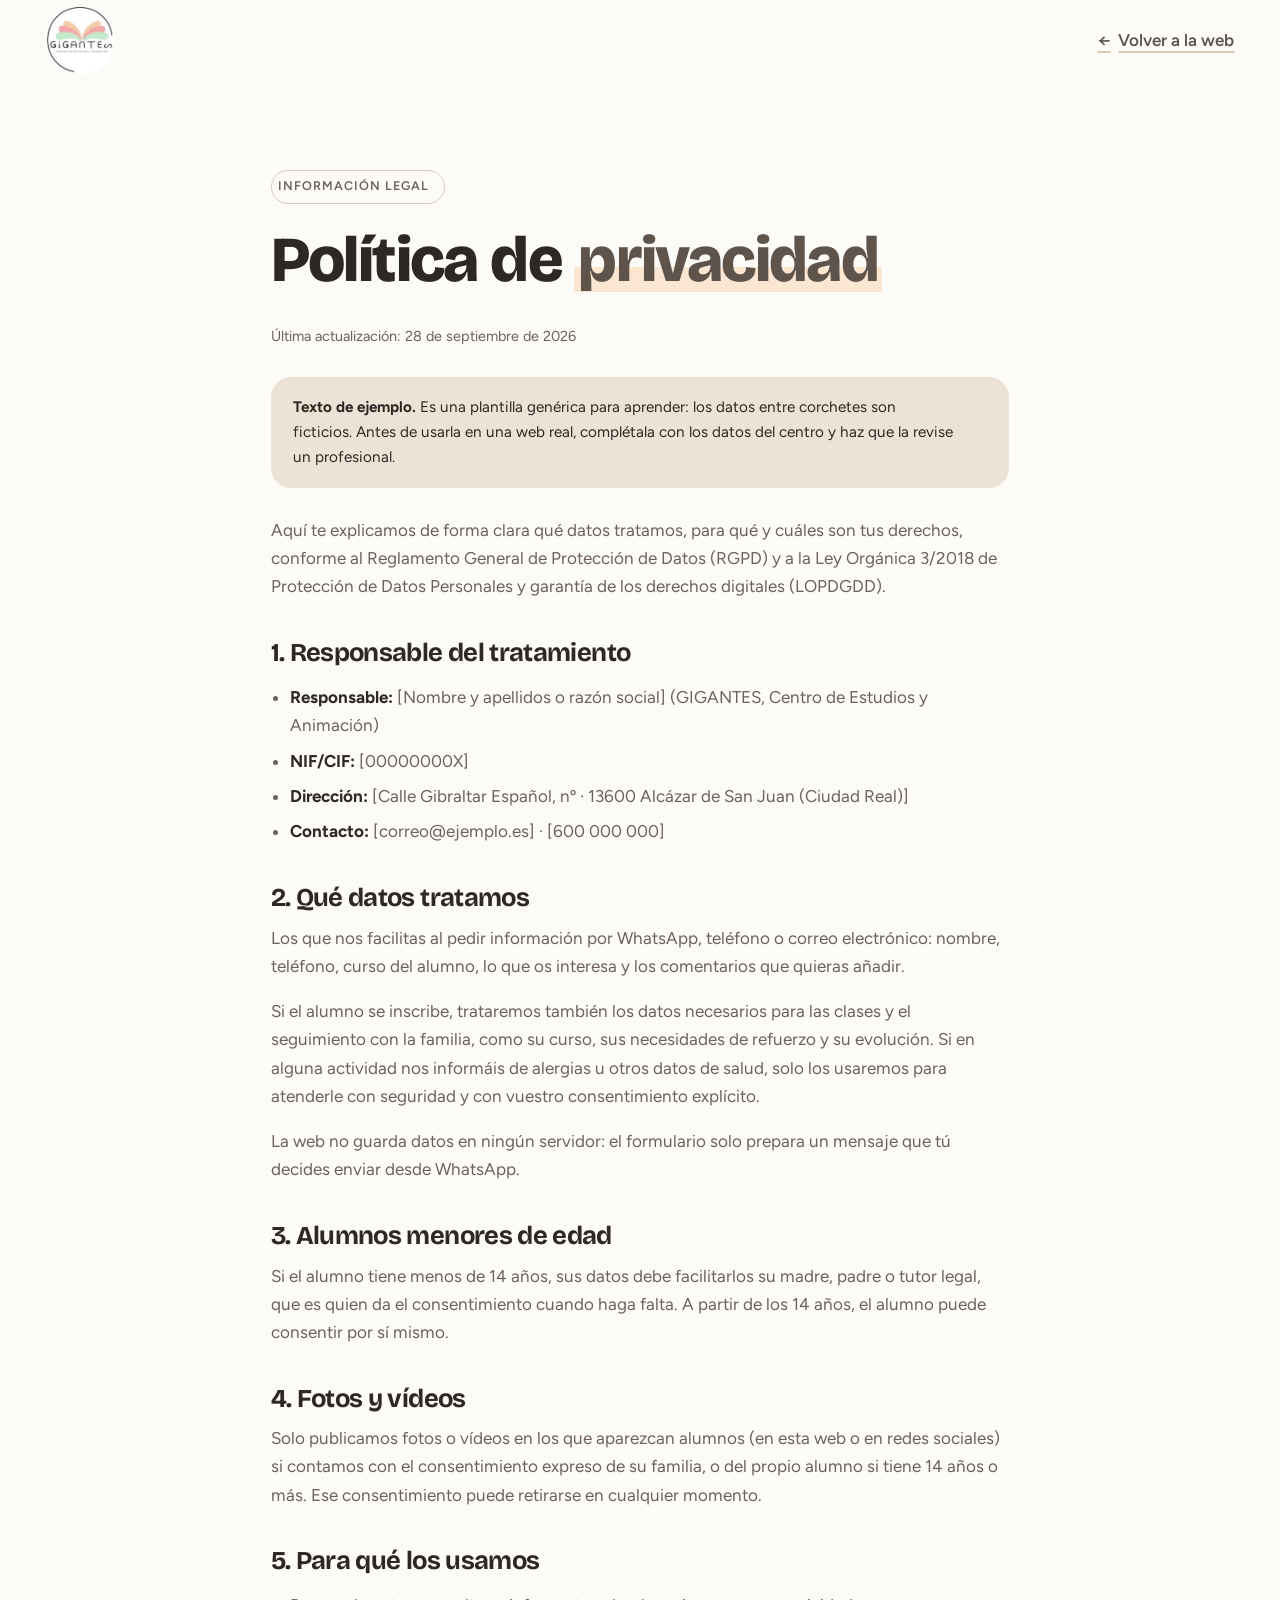
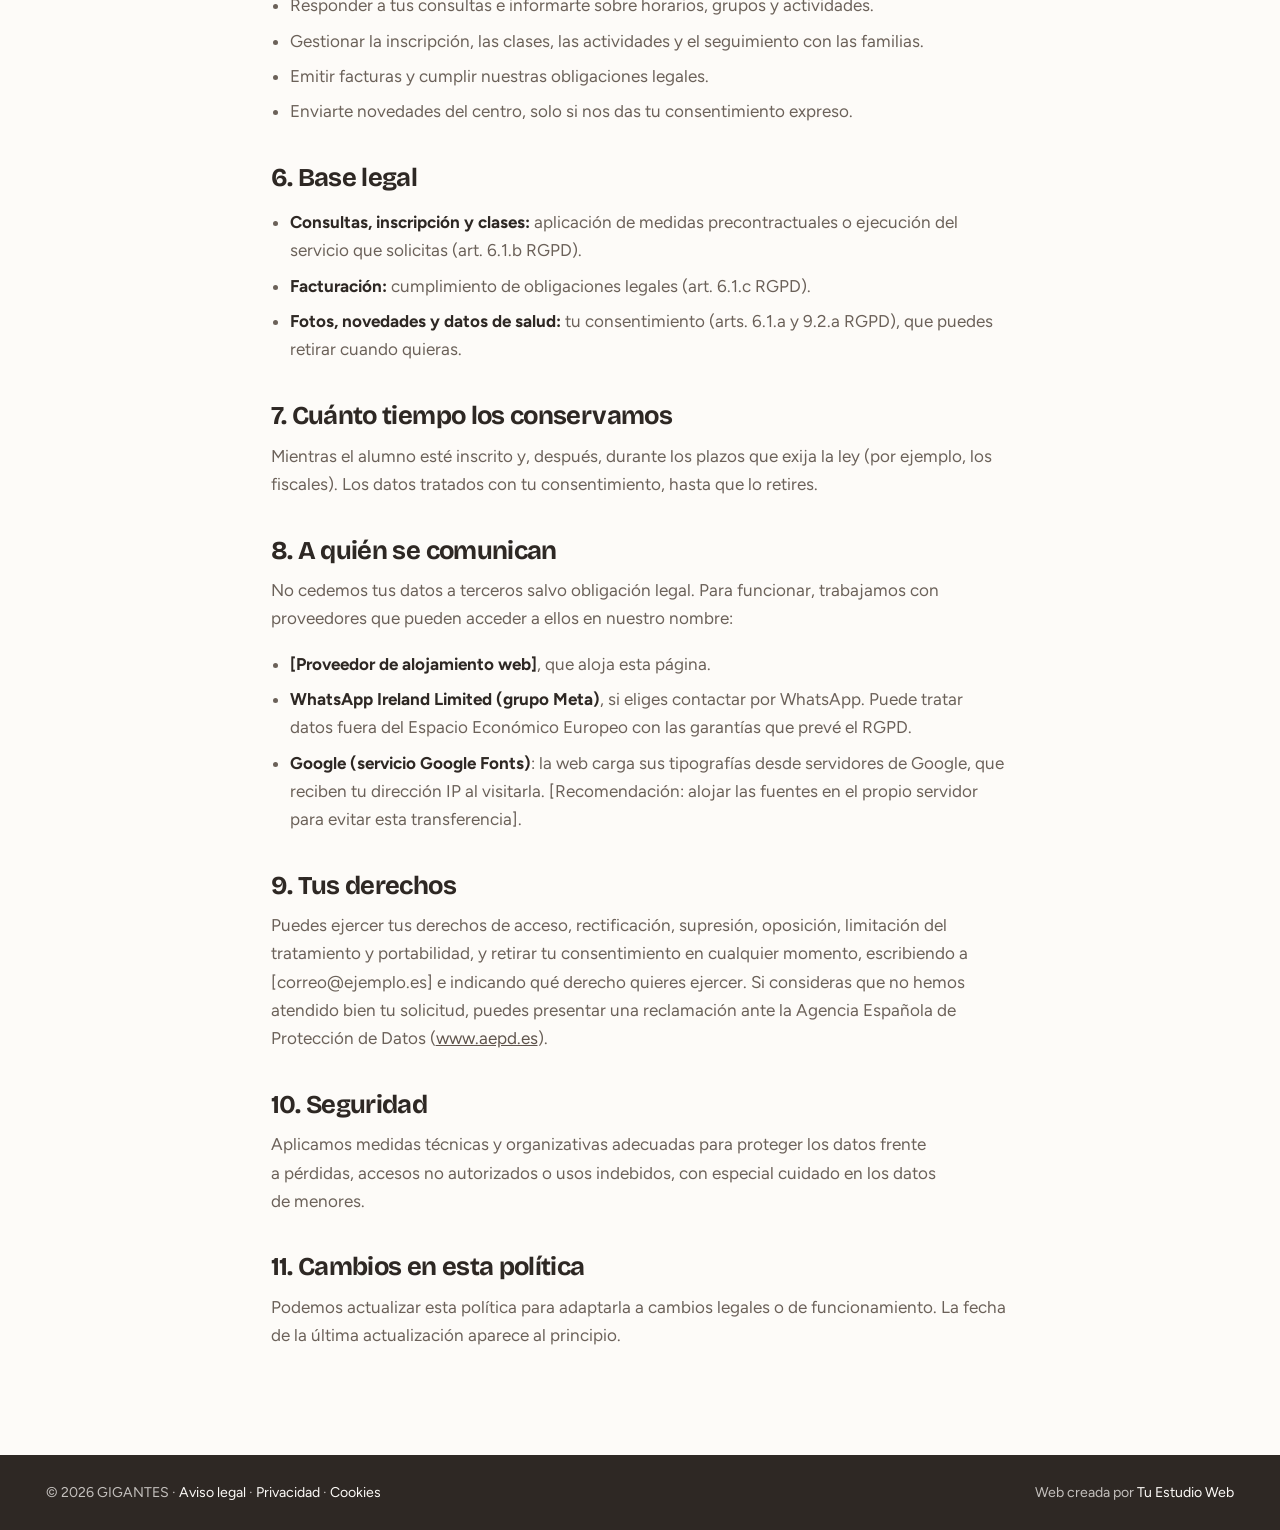
<file: privacidad.html>
<!doctype html>
<html lang="es">
<head>
  <meta charset="utf-8">
  <meta name="viewport" content="width=device-width, initial-scale=1">
  <title>Política de privacidad · GIGANTES, Centro de Estudios y Animación</title>
  <meta name="robots" content="noindex">
  <meta name="theme-color" content="#5f544c">
  <link rel="icon" href="favicon.svg" type="image/svg+xml">
  <link rel="preconnect" href="https://fonts.googleapis.com">
  <link rel="preconnect" href="https://fonts.gstatic.com" crossorigin>
  <link rel="stylesheet" href="https://fonts.googleapis.com/css2?family=Bricolage+Grotesque:opsz,wght@12..96,500..800&amp;family=Figtree:wght@400..700&amp;display=swap">
  <link rel="stylesheet" href="styles.css">
  <script src="script.js" defer></script>
</head>
<body>
  <a class="saltar" href="#contenido">Saltar al contenido</a>

  <header class="cabecera">
    <div class="contenedor cabecera-fila">
      <a class="logo" href="index.html">
        <img class="logo-imagen" src="img/logo-gigantes.jpg" alt="GIGANTES, Centro de Estudios y Animación. Volver al inicio" width="150" height="150">
      </a>
      <a class="enlace-flecha enlace-volver" href="index.html">Volver a la web</a>
    </div>
  </header>

  <main class="legal contenedor-estrecho" id="contenido">
    <p class="etiqueta-seccion">Información legal</p>
    <h1>Política de <em>privacidad</em></h1>
    <p class="legal-fecha">Última actualización: 28 de septiembre de 2026</p>

    <aside class="aviso-ejemplo">
      <p><strong>Texto de ejemplo.</strong> Es una plantilla genérica para aprender: los datos entre corchetes son ficticios. Antes de usarla en una web real, complétala con los datos del centro y haz que la revise un profesional.</p>
    </aside>

    <p>Aquí te explicamos de forma clara qué datos tratamos, para qué y cuáles son tus derechos, conforme al Reglamento General de Protección de Datos (RGPD) y a la Ley Orgánica 3/2018 de Protección de Datos Personales y garantía de los derechos digitales (LOPDGDD).</p>

    <h2>1. Responsable del tratamiento</h2>
    <ul>
      <li><strong>Responsable:</strong> [Nombre y apellidos o razón social] (GIGANTES, Centro de Estudios y Animación)</li>
      <li><strong>NIF/CIF:</strong> [00000000X]</li>
      <li><strong>Dirección:</strong> [Calle Gibraltar Español, nº · 13600 Alcázar de San Juan (Ciudad Real)]</li>
      <li><strong>Contacto:</strong> [correo@ejemplo.es] · [600 000 000]</li>
    </ul>

    <h2>2. Qué datos tratamos</h2>
    <p>Los que nos facilitas al pedir información por WhatsApp, teléfono o correo electrónico: nombre, teléfono, curso del alumno, lo que os interesa y los comentarios que quieras añadir.</p>
    <p>Si el alumno se inscribe, trataremos también los datos necesarios para las clases y el seguimiento con la familia, como su curso, sus necesidades de refuerzo y su evolución. Si en alguna actividad nos informáis de alergias u otros datos de salud, solo los usaremos para atenderle con seguridad y con vuestro consentimiento explícito.</p>
    <p>La web no guarda datos en ningún servidor: el formulario solo prepara un mensaje que tú decides enviar desde WhatsApp.</p>

    <h2>3. Alumnos menores de edad</h2>
    <p>Si el alumno tiene menos de 14 años, sus datos debe facilitarlos su madre, padre o tutor legal, que es quien da el consentimiento cuando haga falta. A partir de los 14 años, el alumno puede consentir por sí mismo.</p>

    <h2>4. Fotos y vídeos</h2>
    <p>Solo publicamos fotos o vídeos en los que aparezcan alumnos (en esta web o en redes sociales) si contamos con el consentimiento expreso de su familia, o del propio alumno si tiene 14 años o más. Ese consentimiento puede retirarse en cualquier momento.</p>

    <h2>5. Para qué los usamos</h2>
    <ul>
      <li>Responder a tus consultas e informarte sobre horarios, grupos y actividades.</li>
      <li>Gestionar la inscripción, las clases, las actividades y el seguimiento con las familias.</li>
      <li>Emitir facturas y cumplir nuestras obligaciones legales.</li>
      <li>Enviarte novedades del centro, solo si nos das tu consentimiento expreso.</li>
    </ul>

    <h2>6. Base legal</h2>
    <ul>
      <li><strong>Consultas, inscripción y clases:</strong> aplicación de medidas precontractuales o ejecución del servicio que solicitas (art. 6.1.b RGPD).</li>
      <li><strong>Facturación:</strong> cumplimiento de obligaciones legales (art. 6.1.c RGPD).</li>
      <li><strong>Fotos, novedades y datos de salud:</strong> tu consentimiento (arts. 6.1.a y 9.2.a RGPD), que puedes retirar cuando quieras.</li>
    </ul>

    <h2>7. Cuánto tiempo los conservamos</h2>
    <p>Mientras el alumno esté inscrito y, después, durante los plazos que exija la ley (por ejemplo, los fiscales). Los datos tratados con tu consentimiento, hasta que lo retires.</p>

    <h2>8. A quién se comunican</h2>
    <p>No cedemos tus datos a terceros salvo obligación legal. Para funcionar, trabajamos con proveedores que pueden acceder a ellos en nuestro nombre:</p>
    <ul>
      <li><strong>[Proveedor de alojamiento web]</strong>, que aloja esta página.</li>
      <li><strong>WhatsApp Ireland Limited (grupo Meta)</strong>, si eliges contactar por WhatsApp. Puede tratar datos fuera del Espacio Económico Europeo con las garantías que prevé el RGPD.</li>
      <li><strong>Google (servicio Google Fonts)</strong>: la web carga sus tipografías desde servidores de Google, que reciben tu dirección IP al visitarla. [Recomendación: alojar las fuentes en el propio servidor para evitar esta transferencia].</li>
    </ul>

    <h2>9. Tus derechos</h2>
    <p>Puedes ejercer tus derechos de acceso, rectificación, supresión, oposición, limitación del tratamiento y portabilidad, y retirar tu consentimiento en cualquier momento, escribiendo a [correo@ejemplo.es] e indicando qué derecho quieres ejercer. Si consideras que no hemos atendido bien tu solicitud, puedes presentar una reclamación ante la Agencia Española de Protección de Datos (<a href="https://www.aepd.es" target="_blank" rel="noopener">www.aepd.es</a>).</p>

    <h2>10. Seguridad</h2>
    <p>Aplicamos medidas técnicas y organizativas adecuadas para proteger los datos frente a pérdidas, accesos no autorizados o usos indebidos, con especial cuidado en los datos de menores.</p>

    <h2>11. Cambios en esta política</h2>
    <p>Podemos actualizar esta política para adaptarla a cambios legales o de funcionamiento. La fecha de la última actualización aparece al principio.</p>
  </main>

  <footer class="pie pie-simple">
    <div class="contenedor pie-legal">
      <p>© <span data-anio>2026</span> GIGANTES · <a href="aviso-legal.html">Aviso legal</a> · <a href="privacidad.html">Privacidad</a> · <a href="cookies.html">Cookies</a></p>
      <p>Web creada por <a href="#">Tu Estudio Web</a></p>
    </div>
  </footer>
</body>
</html>
</file>
<file: styles.css>
/* ============================================================
   GIGANTES · Centro de Estudios y Animación — estilos
   · Marca: tonos neutros (blanco roto, beige y marrón grisáceo),
     variables en :root.
   · Igual que en Granate: todo se mide en rem con un tamaño base
     fluido y los fondos van de borde a borde, así la web queda
     bien también con el zoom alejado.
   ============================================================ */

:root {
  --blanco: #fdfbf8;
  --hueso: #f5f0e8;
  --beige: #ece3d6;
  --arena: #d8cbb8;
  --topo: #8c7f75;
  --topo-oscuro: #5f544c;
  --tinta: #2e2824;
  --tinta-suave: #6b6159;
  --camel: #b08a62;
  --linea: #e4dacb;
  /* Colores del abanico del logo, solo como acentos */
  --coral: #f3b3a9;
  --menta: #c8ecd0;
  --albaricoque: #f6d4ad;
  --albaricoque-claro: #fae6d1;

  --titulos: "Bricolage Grotesque", "Segoe UI", system-ui, sans-serif;
  --texto: "Figtree", "Segoe UI", system-ui, sans-serif;

  --ancho: 74rem;
  --margen: clamp(1rem, 4vw, 2.5rem);
  --alto-cabecera: 5rem;
  --radio: 1.25rem;
  --sombra: 0 .1rem .3rem rgb(46 40 36 / .05), 0 1rem 2.5rem rgb(46 40 36 / .08);
}

/* ---------- Base ---------- */
*, *::before, *::after { box-sizing: border-box; }

html {
  /* Tamaño base fluido: 16 px en un portátil y algo más en pantallas enormes o con zoom alejado */
  font-size: clamp(100%, .28vw + .78rem, 150%);
  scroll-behavior: smooth;
  scroll-padding-top: calc(var(--alto-cabecera) + 1rem);
  interpolate-size: allow-keywords;
}

body {
  margin: 0;
  background: var(--blanco);
  color: var(--tinta);
  font-family: var(--texto);
  font-size: 1.0625rem;
  line-height: 1.65;
  -webkit-font-smoothing: antialiased;
}

svg { display: block; }
img { display: block; max-width: 100%; height: auto; }
a { color: inherit; }
p { margin: 0 0 1em; text-wrap: pretty; }

h1, h2, h3 {
  margin: 0 0 .5em;
  font-family: var(--titulos);
  font-weight: 700;
  line-height: 1.05;
  letter-spacing: -.025em;
  text-wrap: balance;
}
h1 { font-size: clamp(2.8rem, 6vw, 5.4rem); font-weight: 800; }
h2 { font-size: clamp(2.2rem, 4vw, 3.4rem); }
h3 { font-size: 1.35rem; letter-spacing: -.01em; }
/* Palabra destacada con un subrayado de rotulador */
h1 em, h2 em {
  padding-inline: .06em;
  font-style: normal;
  color: var(--topo-oscuro);
  background: linear-gradient(transparent 60%, var(--albaricoque-claro) 60%, var(--albaricoque-claro) 92%, transparent 92%);
  -webkit-box-decoration-break: clone; box-decoration-break: clone;
}
.seccion-beige h2 em { background-image: linear-gradient(transparent 60%, var(--albaricoque) 60%, var(--albaricoque) 92%, transparent 92%); }

.contenedor { width: min(100% - 2 * var(--margen), var(--ancho)); margin-inline: auto; }

.sr {
  position: absolute; width: 1px; height: 1px; margin: -1px; padding: 0;
  overflow: hidden; clip: rect(0 0 0 0); white-space: nowrap; border: 0;
}

.saltar {
  position: absolute; left: 1rem; top: -4rem; z-index: 100;
  padding: .7rem 1rem; border-radius: .6rem;
  background: var(--tinta); color: var(--blanco); text-decoration: none;
}
.saltar:focus { top: 1rem; }

:focus-visible { outline: 2px solid var(--topo-oscuro); outline-offset: 3px; }
.pie :focus-visible { outline-color: var(--arena); }

.etiqueta-seccion {
  display: inline-flex; align-items: center; gap: .6rem;
  margin-bottom: 1.4rem; padding: .35rem .95rem .35rem .4rem;
  border: 1px solid var(--arena); border-radius: 1.2rem;
  font-size: .78rem; font-weight: 600; letter-spacing: .08em; text-transform: uppercase;
  color: var(--topo-oscuro);
}
.hero .etiqueta-seccion { padding-left: .95rem; }
.numero {
  display: inline-grid; place-items: center; width: 1.7rem; height: 1.7rem; flex: none;
  border-radius: 50%; background: var(--topo-oscuro); color: var(--blanco);
  font-size: .7rem; letter-spacing: 0;
}

/* ---------- Botones y enlaces ---------- */
.boton {
  display: inline-flex; align-items: center; justify-content: center; gap: .5em;
  min-height: 3.1rem; padding: .8rem 1.6rem;
  border: 2px solid var(--topo-oscuro); border-radius: 999px;
  background: var(--topo-oscuro); color: var(--blanco);
  font: inherit; font-weight: 600; text-decoration: none; cursor: pointer;
  transition: background-color .2s, border-color .2s, color .2s, transform .2s, box-shadow .2s;
}
.boton:hover { background: var(--tinta); border-color: var(--tinta); transform: translateY(-2px); box-shadow: 0 .6rem 1.4rem rgb(46 40 36 / .18); }
.boton-secundario { background: transparent; color: var(--topo-oscuro); }
.boton-secundario:hover { background: var(--topo-oscuro); color: var(--blanco); box-shadow: none; }
.boton-claro { border-color: var(--blanco); background: var(--blanco); color: var(--tinta); }
.boton-claro:hover { border-color: var(--blanco); background: var(--hueso); }
.boton-pequeno { min-height: 2.6rem; padding: .5rem 1.15rem; font-size: .92rem; }
.boton-ancho { width: 100%; }

.enlace-flecha {
  display: inline-flex; align-items: center; gap: .45em;
  font-weight: 600; color: var(--topo-oscuro);
  text-decoration: underline; text-decoration-color: var(--arena); text-decoration-thickness: 2px; text-underline-offset: .3em;
  transition: text-decoration-color .2s;
}
.enlace-flecha::after { content: "→"; transition: translate .25s; }
.enlace-flecha:hover { text-decoration-color: var(--topo-oscuro); }
.enlace-flecha:hover::after { translate: .25rem 0; }

/* ---------- Cabecera ---------- */
.cabecera {
  position: sticky; top: 0; z-index: 50;
  border-bottom: 1px solid transparent;
  background: rgb(253 251 248 / .86);
  backdrop-filter: blur(14px) saturate(1.2);
  -webkit-backdrop-filter: blur(14px) saturate(1.2);
  transition: border-color .3s;
}
.cabecera.con-sombra { border-bottom-color: var(--linea); }
.cabecera-fila { display: flex; align-items: center; justify-content: space-between; gap: 1.5rem; height: var(--alto-cabecera); }

.logo { display: inline-flex; border-radius: 50%; }
/* El logo es un JPG con fondo blanco: recortado en círculo, sobre el fondo claro no se nota el borde */
.logo-imagen { width: 4.25rem; height: 4.25rem; border-radius: 50%; background: #fff; }

.menu { display: flex; align-items: center; gap: clamp(1rem, 2vw, 1.9rem); }
.menu a:not(.boton) { font-size: .95rem; font-weight: 500; text-decoration: none; color: var(--tinta-suave); transition: color .2s; }
.menu a:not(.boton):hover { color: var(--tinta); }
.menu-boton { display: none; }

@media (max-width: 64rem) {
  .menu-boton {
    display: inline-flex; flex-direction: column; justify-content: center; gap: 6px;
    width: 2.75rem; height: 2.75rem; padding: .7rem; margin-right: -.7rem;
    border: 0; background: none; cursor: pointer;
  }
  .menu-boton span { height: 2px; border-radius: 2px; background: var(--tinta); transition: transform .3s; }
  .menu-boton[aria-expanded="true"] span:first-child { transform: translateY(4px) rotate(45deg); }
  .menu-boton[aria-expanded="true"] span:last-child { transform: translateY(-4px) rotate(-45deg); }

  .menu {
    display: none;
    position: absolute; top: 100%; left: 0; right: 0;
    flex-direction: column; align-items: stretch; gap: 0;
    padding: .5rem var(--margen) 1.5rem;
    border-bottom: 1px solid var(--linea);
    background: var(--blanco);
    box-shadow: 0 1.5rem 2rem rgb(46 40 36 / .08);
  }
  .menu.abierto { display: flex; }
  .menu a:not(.boton) { padding: 1rem 0; border-bottom: 1px solid var(--linea); font-size: 1.05rem; color: var(--tinta); }
  .menu .boton { margin-top: 1.25rem; }
}

/* ---------- Portada ---------- */
/* Rejilla de 4 columnas: margen · texto · ilustración · margen. La ilustración llega siempre al borde derecho. */
.hero {
  display: grid;
  grid-template-columns:
    [ancho-inicio] minmax(var(--margen), 1fr)
    [texto-inicio] minmax(0, calc(var(--ancho) * .55))
    [texto-fin visual-inicio] minmax(0, calc(var(--ancho) * .45))
    minmax(var(--margen), 1fr) [ancho-fin];
  min-height: clamp(36rem, calc(100svh - var(--alto-cabecera)), 54rem);
}
.hero-texto { grid-column: texto-inicio / texto-fin; align-self: center; padding: 3.5rem clamp(2rem, 5vw, 4.5rem) 3.5rem 0; }
.entradilla { max-width: 32rem; font-size: 1.15rem; color: var(--tinta-suave); }
.acciones { display: flex; flex-wrap: wrap; gap: .8rem; margin: 2rem 0 2.5rem; }
.hero-pie { display: flex; flex-wrap: wrap; align-items: center; gap: .75rem 1.75rem; }
.valoracion { margin: 0; font-size: .95rem; color: var(--tinta-suave); }
.valoracion span { margin-right: .35rem; letter-spacing: .1em; color: var(--camel); }

.estado {
  display: inline-flex; align-items: center; gap: .6rem;
  margin: 0; padding: .45rem .95rem;
  border: 1px solid var(--linea); border-radius: 999px; background: var(--blanco);
  font-size: .92rem; font-weight: 500;
}
.estado-punto { width: .55rem; height: .55rem; flex: none; border-radius: 50%; background: var(--arena); }
.estado.abierto .estado-punto { background: #3d8b5a; animation: latido 2.2s infinite; }
.estado.cerrado .estado-punto { background: #b0624f; }
@keyframes latido {
  0% { box-shadow: 0 0 0 0 rgb(61 139 90 / .5); }
  70%, 100% { box-shadow: 0 0 0 .55rem rgb(61 139 90 / 0); }
}

.hero-visual {
  grid-column: visual-inicio / ancho-fin;
  position: relative; overflow: hidden;
  border-bottom-left-radius: clamp(2rem, 6vw, 5rem);
  background: linear-gradient(180deg, #f6f0e7, #eee5d8);
}
.paisaje { position: absolute; inset: 0; width: 100%; height: 100%; }
.paisaje text { font-family: var(--titulos); }
.aspas { transform-box: view-box; transform-origin: 240px 214px; animation: girar 26s linear infinite; }
@keyframes girar { to { transform: rotate(360deg); } }
.flota { animation: flotar 4.5s ease-in-out infinite alternate; }
.flota-2 { animation-delay: -1.5s; }
.flota-3 { animation-delay: -3s; animation-duration: 5.5s; }
.flota-4 { animation-delay: -2.2s; animation-duration: 3.8s; }
@keyframes flotar { from { translate: 0 0; } to { translate: 0 -10px; } }

@media (max-width: 56rem) {
  .hero {
    grid-template-columns: [ancho-inicio] var(--margen) [texto-inicio] minmax(0, 1fr) [texto-fin] var(--margen) [ancho-fin];
    min-height: 0;
  }
  .hero-texto { padding: 3rem 0 2.75rem; }
  .hero-visual { grid-column: ancho-inicio / ancho-fin; min-height: 24rem; border-radius: 0; }
}
@media (max-width: 30rem) {
  .acciones .boton { flex: 1 1 100%; }
}

/* ---------- Datos rápidos ---------- */
.datos {
  display: grid; grid-template-columns: repeat(4, minmax(0, 1fr)); gap: 1rem;
  margin-block: clamp(2.5rem, 5vw, 4rem) 0; padding: 0; list-style: none;
}
.datos li { padding: 1.1rem 1.25rem; border-radius: var(--radio); background: var(--hueso); font-size: .92rem; color: var(--tinta-suave); }
.datos strong { display: block; font-family: var(--titulos); font-size: 1.45rem; font-weight: 700; line-height: 1.25; letter-spacing: -.02em; color: var(--tinta); }
@media (max-width: 56rem) { .datos { grid-template-columns: repeat(2, minmax(0, 1fr)); } }

/* ---------- Secciones ---------- */
.seccion { padding-block: clamp(4.5rem, 8vw, 7.5rem); }
.seccion-beige { background: var(--beige); }
.seccion-hueso { background: var(--hueso); }
.seccion-cabecera { max-width: 42rem; margin-bottom: clamp(2.5rem, 5vw, 3.75rem); }
.seccion-cabecera > p:not(.etiqueta-seccion) { font-size: 1.12rem; color: var(--tinta-suave); }
.seccion-beige .etiqueta-seccion { border-color: var(--topo); }

/* ---------- Tarjetas (clases y animación) ---------- */
.tarjetas { display: grid; grid-template-columns: repeat(auto-fit, minmax(min(100%, 17rem), 1fr)); gap: 1.25rem; margin: 0; padding: 0; list-style: none; }
.tarjeta {
  padding: 1.9rem;
  border: 1px solid var(--linea); border-radius: var(--radio);
  background: var(--blanco);
  transition: transform .25s, box-shadow .25s;
}
.tarjeta:hover { transform: translateY(-4px); box-shadow: var(--sombra); }
.seccion-beige .tarjeta { border-color: transparent; }
.tarjeta-icono {
  width: 3.4rem; height: 3.4rem; padding: .65rem; margin-bottom: 1.25rem;
  border-radius: 1rem; background: var(--hueso); color: var(--topo-oscuro);
  fill: none; stroke: currentColor; stroke-width: 2; stroke-linecap: round; stroke-linejoin: round;
}
.tarjeta:nth-child(3n + 1) .tarjeta-icono { background: var(--coral); }
.tarjeta:nth-child(3n + 2) .tarjeta-icono { background: var(--menta); }
.tarjeta:nth-child(3n + 3) .tarjeta-icono { background: var(--albaricoque); }
.tarjeta-etiqueta { margin: 0 0 .35rem; font-size: .8rem; font-weight: 600; letter-spacing: .06em; text-transform: uppercase; color: var(--topo); }
.tarjeta p:last-child { margin: 0; color: var(--tinta-suave); }
.nota-seccion {
  display: flex; flex-wrap: wrap; align-items: center; justify-content: space-between; gap: .75rem 2rem;
  margin: 2.5rem 0 0; padding: 1.4rem 1.75rem; border-radius: var(--radio); background: var(--hueso);
}

/* ---------- Cómo trabajamos ---------- */
.pasos { display: grid; grid-template-columns: repeat(4, minmax(0, 1fr)); gap: 1.5rem; margin: 0; padding: 0; list-style: none; counter-reset: paso; }
.pasos li { position: relative; padding-top: 4.25rem; counter-increment: paso; }
.pasos li::before {
  content: counter(paso);
  position: absolute; top: 0; left: 0;
  display: grid; place-items: center; width: 3rem; height: 3rem;
  border-radius: 50%; background: var(--topo-oscuro); color: var(--blanco);
  font-family: var(--titulos); font-size: 1.2rem; font-weight: 700;
}
/* Línea que une los pasos */
.pasos li:not(:last-child)::after {
  content: ""; position: absolute; top: 1.5rem; left: 3.75rem; right: -.75rem;
  border-top: 2px dashed var(--arena);
}
.pasos h3 { margin-bottom: .35rem; }
.pasos p { margin: 0; color: var(--tinta-suave); }
@media (max-width: 56rem) {
  .pasos { grid-template-columns: repeat(2, minmax(0, 1fr)); row-gap: 2.5rem; }
  .pasos li:nth-child(2)::after { display: none; }
}
@media (max-width: 34rem) {
  .pasos { grid-template-columns: 1fr; }
  .pasos li::after { display: none; }
}

/* ---------- Galería (fotos pendientes) ---------- */
.galeria { display: grid; grid-template-columns: 2fr 1fr 1fr; grid-auto-rows: clamp(10rem, 17vw, 14rem); gap: 1rem; }
.galeria figure { position: relative; margin: 0; overflow: hidden; border-radius: var(--radio); background: var(--beige); }
.galeria figure:first-child { grid-row: span 2; }
.galeria figure:nth-child(4) { grid-column: span 2; }
.galeria img { width: 100%; height: 100%; object-fit: cover; }
.galeria figcaption {
  position: absolute; left: .9rem; bottom: .9rem;
  padding: .35rem .8rem; border-radius: 999px;
  background: rgb(253 251 248 / .92); font-size: .85rem; font-weight: 600;
}
@media (max-width: 48rem) {
  .galeria { grid-template-columns: repeat(2, minmax(0, 1fr)); grid-auto-rows: 9.5rem; }
  .galeria figure:first-child { grid-column: span 2; grid-row: span 1; }
  .galeria figure:nth-child(4) { grid-column: span 2; }
}

/* ---------- Opiniones ---------- */
.opiniones { display: grid; grid-template-columns: minmax(0, .7fr) minmax(0, 1.3fr); gap: clamp(2.5rem, 6vw, 5rem); align-items: start; }
.nota-google { padding: 2rem; border-radius: calc(var(--radio) * 1.4); background: var(--hueso); }
.nota-cifra { margin: .25rem 0 0; font-family: var(--titulos); font-size: clamp(4.5rem, 9vw, 6.5rem); font-weight: 800; line-height: 1; letter-spacing: -.04em; }
.estrellas { margin: .25rem 0 .75rem; font-size: 1.3rem; letter-spacing: .12em; color: var(--camel); }
.nota-texto { font-weight: 600; }
.nota-texto small { font-weight: 400; color: var(--tinta-suave); }
.temas h2 { margin-bottom: 1.75rem; }
.temas-lista { display: grid; grid-template-columns: repeat(2, minmax(0, 1fr)); gap: 1rem; margin: 0; padding: 0; list-style: none; }
.temas-lista li { padding: 1.5rem; border: 1px solid var(--linea); border-radius: var(--radio); }
.temas-lista h3 { font-size: 1.2rem; }
.temas-lista p { margin: 0; color: var(--tinta-suave); }
.temas-fuente { margin: 1.25rem 0 0; font-size: .85rem; color: var(--tinta-suave); }
@media (max-width: 56rem) { .opiniones { grid-template-columns: 1fr; } }
@media (max-width: 34rem) { .temas-lista { grid-template-columns: 1fr; } }

/* ---------- Preguntas frecuentes ---------- */
.faq { display: grid; grid-template-columns: minmax(0, .8fr) minmax(0, 1.2fr); gap: clamp(2.5rem, 6vw, 5rem); align-items: start; }
.faq-intro { position: sticky; top: calc(var(--alto-cabecera) + 2rem); }
.faq-intro > p:not(.etiqueta-seccion) { font-size: 1.08rem; color: var(--tinta-suave); }
.faq-lista { display: grid; gap: .75rem; }
.faq-lista details { border-radius: var(--radio); background: var(--blanco); }
.faq-lista summary {
  display: flex; align-items: center; justify-content: space-between; gap: 1.25rem;
  padding: 1.25rem 1.5rem; cursor: pointer; list-style: none;
  font-family: var(--titulos); font-size: 1.2rem; font-weight: 600; letter-spacing: -.01em;
}
.faq-lista summary::-webkit-details-marker { display: none; }
/* Icono + que gira hasta formar una × al abrir */
.faq-lista summary::after {
  content: ""; flex: none; width: 2rem; height: 2rem; border-radius: 50%;
  background:
    linear-gradient(var(--topo-oscuro) 0 0) center / .8rem 2px no-repeat,
    linear-gradient(var(--topo-oscuro) 0 0) center / 2px .8rem no-repeat,
    var(--hueso);
  transition: transform .35s;
}
.faq-lista details[open] summary::after { transform: rotate(45deg); }
.faq-respuesta { padding: 0 1.5rem 1.4rem; color: var(--tinta-suave); }
.faq-respuesta p { margin: 0; }
/* Apertura animada donde el navegador lo permite; en el resto se abre sin animación */
.faq-lista details::details-content {
  block-size: 0; overflow: clip;
  transition: block-size .4s cubic-bezier(.3, .7, .2, 1), content-visibility .4s allow-discrete;
}
.faq-lista details[open]::details-content { block-size: auto; }
@media (max-width: 56rem) {
  .faq { grid-template-columns: 1fr; }
  .faq-intro { position: static; }
}

/* ---------- Horario y mapa ---------- */
.horario-rejilla { display: grid; grid-template-columns: minmax(0, 1fr) minmax(0, 1.1fr); gap: clamp(2.5rem, 6vw, 5rem); align-items: center; }
.horario { width: 100%; margin: 1.75rem 0 1.5rem; border-collapse: collapse; font-variant-numeric: tabular-nums; }
.horario th, .horario td { padding: .8rem 0; border-bottom: 1px solid var(--linea); text-align: left; }
.horario th { width: 40%; font-weight: 600; }
.horario td { color: var(--tinta-suave); }
.horario td span { white-space: nowrap; }
.horario tr[aria-current] > * { color: var(--tinta); font-weight: 700; }
.horario tr[aria-current] th::after {
  content: "Hoy";
  margin-left: .6rem; padding: .15rem .55rem; border-radius: 999px;
  background: var(--topo-oscuro); color: var(--blanco);
  font-size: .68rem; font-weight: 700; letter-spacing: .06em; text-transform: uppercase; vertical-align: middle;
}
address { font-style: normal; line-height: 1.8; color: var(--tinta-suave); }

.mapa { position: relative; overflow: hidden; border-radius: calc(var(--radio) * 1.4); box-shadow: var(--sombra); }
.mapa-plano { width: 100%; height: auto; }
.mapa .boton { position: absolute; left: 1.25rem; bottom: 1.25rem; }
.pulso { transform-box: fill-box; transform-origin: center; animation: pulso 2.4s ease-out infinite; }
@keyframes pulso { from { transform: scale(.5); opacity: .6; } to { transform: scale(1.9); opacity: 0; } }
@media (max-width: 56rem) { .horario-rejilla { grid-template-columns: 1fr; } }

/* ---------- Contacto ---------- */
.contacto { display: grid; grid-template-columns: minmax(0, 1fr) minmax(0, 1fr); gap: clamp(2.5rem, 6vw, 5rem); align-items: center; }
.contacto-texto > p:not(.etiqueta-seccion) { max-width: 30rem; font-size: 1.1rem; color: var(--tinta-suave); }
.contacto-lista { display: grid; gap: .6rem; margin: 2rem 0 0; padding: 0; list-style: none; }
.contacto-lista a {
  display: flex; align-items: center; gap: .9rem;
  padding: .9rem 1.1rem; border-radius: 1rem; background: rgb(253 251 248 / .7);
  font-weight: 500; text-decoration: none;
  transition: background-color .2s, translate .2s;
}
.contacto-lista a:hover { background: var(--blanco); translate: .25rem 0; }
.contacto-lista svg { width: 1.3rem; height: 1.3rem; flex: none; fill: none; stroke: var(--topo-oscuro); stroke-width: 1.8; stroke-linecap: round; stroke-linejoin: round; }

.formulario {
  display: grid; gap: 1.1rem;
  padding: clamp(1.6rem, 4vw, 2.5rem);
  border-radius: calc(var(--radio) * 1.4); background: var(--blanco); box-shadow: var(--sombra);
}
.formulario h3 { margin: 0; font-size: 1.7rem; }
.formulario label { display: grid; gap: .4rem; font-size: .92rem; font-weight: 600; }
.opcional { font-weight: 400; color: var(--tinta-suave); }
.formulario-fila { display: grid; grid-template-columns: repeat(2, minmax(0, 1fr)); gap: 1.1rem; }
.formulario input, .formulario select, .formulario textarea {
  width: 100%; min-height: 3rem; padding: .7rem .9rem;
  border: 1.5px solid var(--linea); border-radius: .8rem;
  background: var(--hueso); color: var(--tinta);
  font: inherit; font-size: 1rem; font-weight: 400;
  transition: border-color .2s, box-shadow .2s, background-color .2s;
}
.formulario select {
  appearance: none; padding-right: 2.4rem;
  background: var(--hueso) url("data:image/svg+xml,%3Csvg xmlns='http://www.w3.org/2000/svg' viewBox='0 0 12 8'%3E%3Cpath d='M1 1l5 5 5-5' fill='none' stroke='%235f544c' stroke-width='1.6'/%3E%3C/svg%3E") no-repeat right .9rem center / .75rem;
}
.formulario input:focus, .formulario select:focus, .formulario textarea:focus {
  outline: none; border-color: var(--topo-oscuro); background-color: var(--blanco); box-shadow: 0 0 0 3px rgb(95 84 76 / .15);
}
.formulario textarea { min-height: 5.5rem; resize: vertical; }
.nota-legal { margin: 0; font-size: .78rem; line-height: 1.55; color: var(--tinta-suave); }
.nota-legal a { color: var(--topo-oscuro); }
@media (max-width: 56rem) { .contacto { grid-template-columns: 1fr; } }
@media (max-width: 30rem) { .formulario-fila { grid-template-columns: 1fr; } }

/* ---------- Pie ---------- */
.pie { padding: clamp(3.5rem, 6vw, 5rem) 0 2rem; background: var(--tinta); color: rgb(253 251 248 / .72); }
.pie a { color: var(--blanco); text-decoration: none; }
.pie a:hover { text-decoration: underline; text-underline-offset: .2em; }
.pie-rejilla {
  display: grid; grid-template-columns: 1.6fr repeat(3, 1fr); gap: 2.5rem;
  padding-bottom: 2.75rem; border-bottom: 1px solid rgb(253 251 248 / .14);
}
.pie-titulo { margin-bottom: .9rem; font-family: var(--texto); font-size: .78rem; font-weight: 600; letter-spacing: .12em; text-transform: uppercase; color: var(--arena); }
.pie .logo-imagen { width: 6rem; height: 6rem; }
.pie-marca p { max-width: 20rem; margin-top: 1.1rem; }
.pie-enlaces { display: grid; gap: .45rem; margin: 0; padding: 0; list-style: none; }
.pie-legal { display: flex; flex-wrap: wrap; justify-content: space-between; gap: .5rem 2rem; padding-top: 1.6rem; font-size: .88rem; }
.pie-legal p { margin: 0; }
@media (max-width: 56rem) { .pie-rejilla { grid-template-columns: repeat(2, minmax(0, 1fr)); } }
@media (max-width: 36rem) { .pie-rejilla { grid-template-columns: 1fr; } }

/* ---------- Botón flotante ---------- */
.boton-flotante {
  position: fixed; right: clamp(1rem, 2.5vw, 2rem); bottom: clamp(1rem, 2.5vw, 2rem); z-index: 60;
  display: inline-flex; align-items: center; gap: .55rem;
  height: 3.4rem; padding: 0 1.35rem 0 1.05rem; border-radius: 999px;
  background: var(--topo-oscuro); color: var(--blanco);
  font-weight: 600; text-decoration: none;
  box-shadow: 0 .8rem 2rem rgb(46 40 36 / .3);
  transition: transform .25s, background-color .25s, opacity .3s, visibility .3s;
}
.boton-flotante:hover { transform: translateY(-2px); background: var(--tinta); }
.boton-flotante svg { width: 1.5rem; height: 1.5rem; }
/* Se esconde mientras la sección de contacto está a la vista */
.boton-flotante.oculto { opacity: 0; visibility: hidden; transform: translateY(1rem); }
@media (max-width: 36rem) {
  .boton-flotante { width: 3.4rem; padding: 0; justify-content: center; }
  .boton-flotante span { display: none; }
}

/* ---------- Aparición al hacer scroll ---------- */
@media (prefers-reduced-motion: no-preference) {
  .js .revelar { opacity: 0; }
  .js .revelar.visible { animation: aparecer .8s cubic-bezier(.2, .7, .2, 1) var(--retraso, 0s) both; }
}
@keyframes aparecer { from { opacity: 0; translate: 0 1.25rem; } to { opacity: 1; translate: 0 0; } }
.tarjetas > :nth-child(2), .pasos > :nth-child(2), .temas-lista > :nth-child(2) { --retraso: .08s; }
.tarjetas > :nth-child(3), .pasos > :nth-child(3), .temas-lista > :nth-child(3) { --retraso: .16s; }
.pasos > :nth-child(4), .temas-lista > :nth-child(4) { --retraso: .24s; }

/* Quien tiene activado «reducir movimiento» en su sistema no ve animaciones */
@media (prefers-reduced-motion: reduce) {
  html { scroll-behavior: auto; }
  .aspas, .flota, .pulso, .estado.abierto .estado-punto { animation: none; }
  .faq-lista details::details-content { transition: none; }
}

/* ---------- Páginas legales ---------- */
.contenedor-estrecho { width: min(100% - 2 * var(--margen), 46rem); margin-inline: auto; }
.legal { padding-block: clamp(3rem, 7vw, 5.5rem); }
.legal h1 { font-size: clamp(2.6rem, 5vw, 4rem); }
.legal h2 { margin-top: 2.4rem; font-size: 1.6rem; }
.legal p, .legal li { color: var(--tinta-suave); }
.legal strong { color: var(--tinta); }
.legal ul { padding-left: 1.2rem; }
.legal li { margin-bottom: .45rem; }
.legal a { color: var(--topo-oscuro); }
.legal-fecha { font-size: .9rem; }
.aviso-ejemplo { margin: 1.75rem 0; padding: 1.1rem 1.4rem; border-radius: var(--radio); background: var(--beige); }
.aviso-ejemplo p { margin: 0; font-size: .95rem; color: var(--tinta); }
.tabla-scroll { overflow-x: auto; }
.tabla-legal { width: 100%; min-width: 30rem; margin: 1.25rem 0; border-collapse: collapse; font-size: .95rem; }
.tabla-legal th, .tabla-legal td { padding: .75rem .75rem .75rem 0; border-bottom: 1px solid var(--linea); text-align: left; vertical-align: top; color: var(--tinta-suave); }
.tabla-legal th { font-size: .75rem; font-weight: 600; letter-spacing: .08em; text-transform: uppercase; color: var(--tinta); }
.enlace-volver::after { content: none; }
.enlace-volver::before { content: "←"; transition: translate .25s; }
.enlace-volver:hover::before { translate: -.25rem 0; }
.pie-simple { padding: 0; }
.pie-simple .pie-legal { padding-block: 1.6rem; }
</file>
